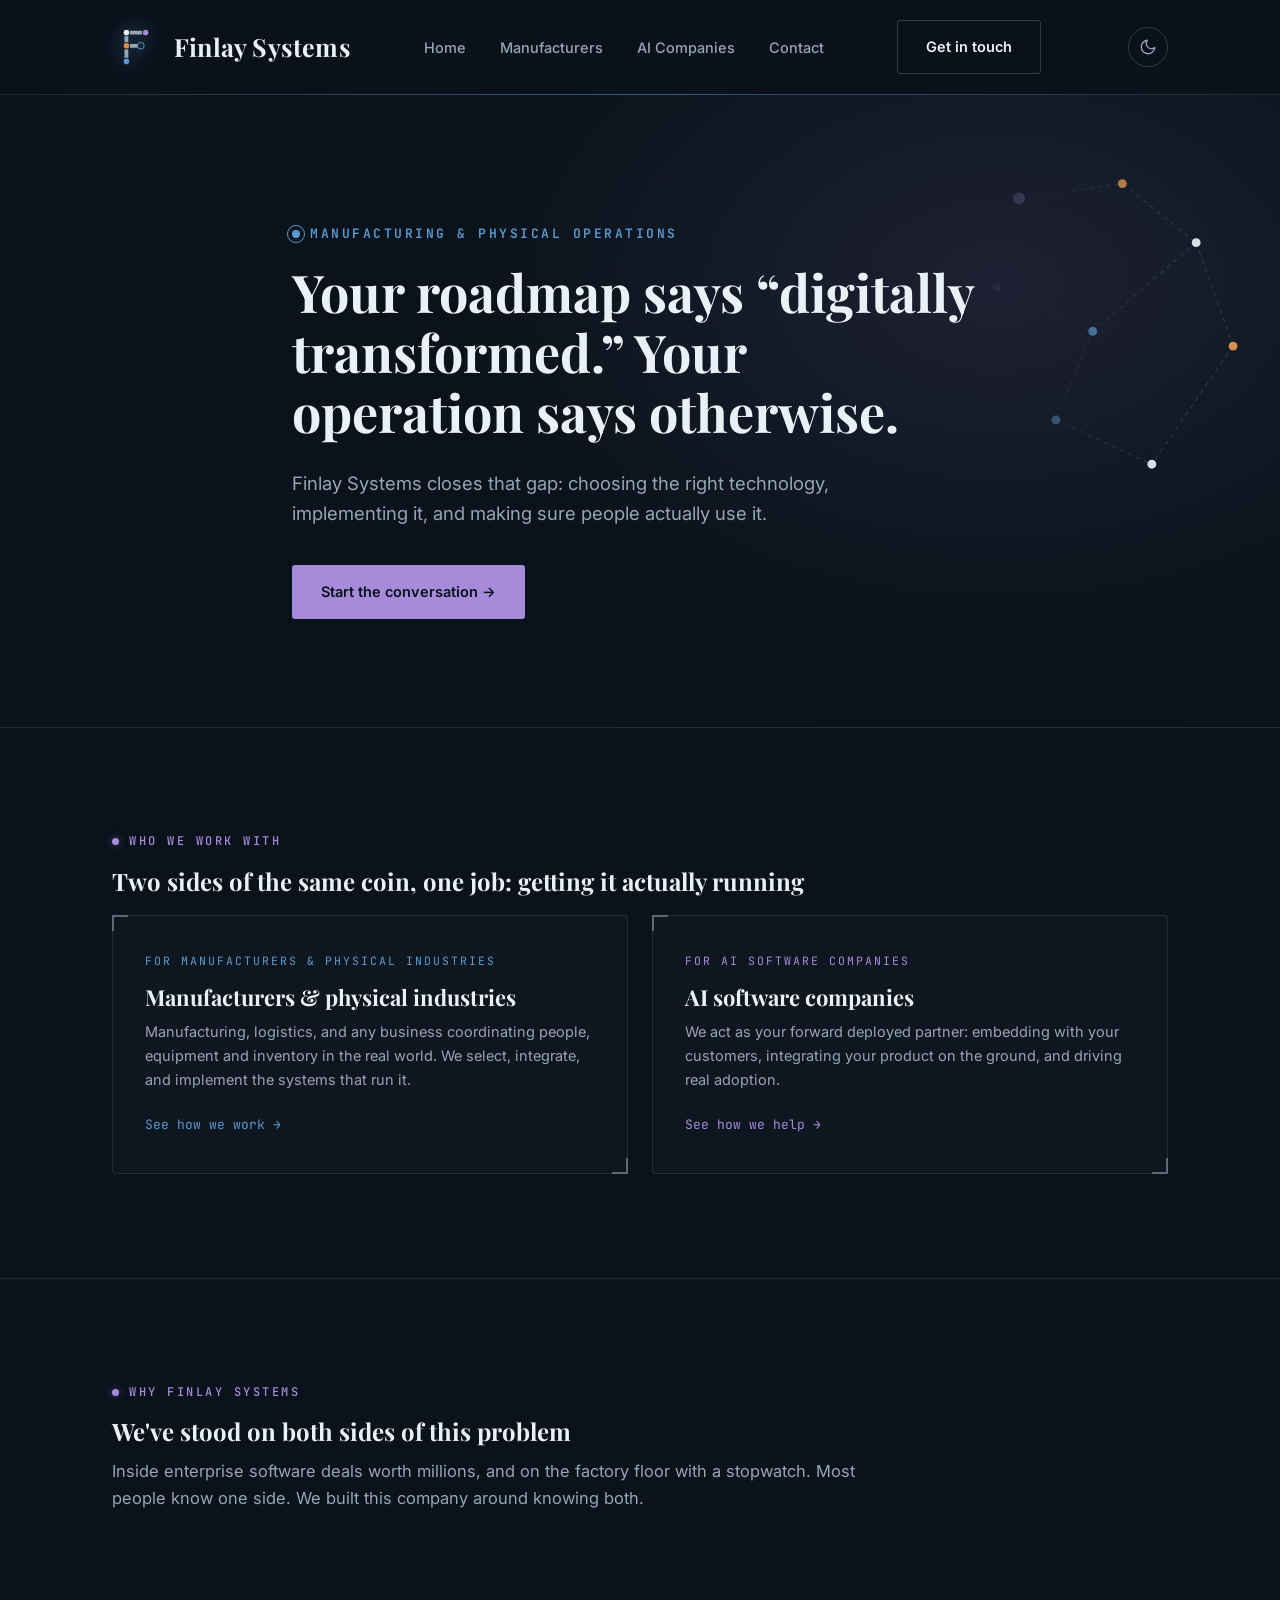
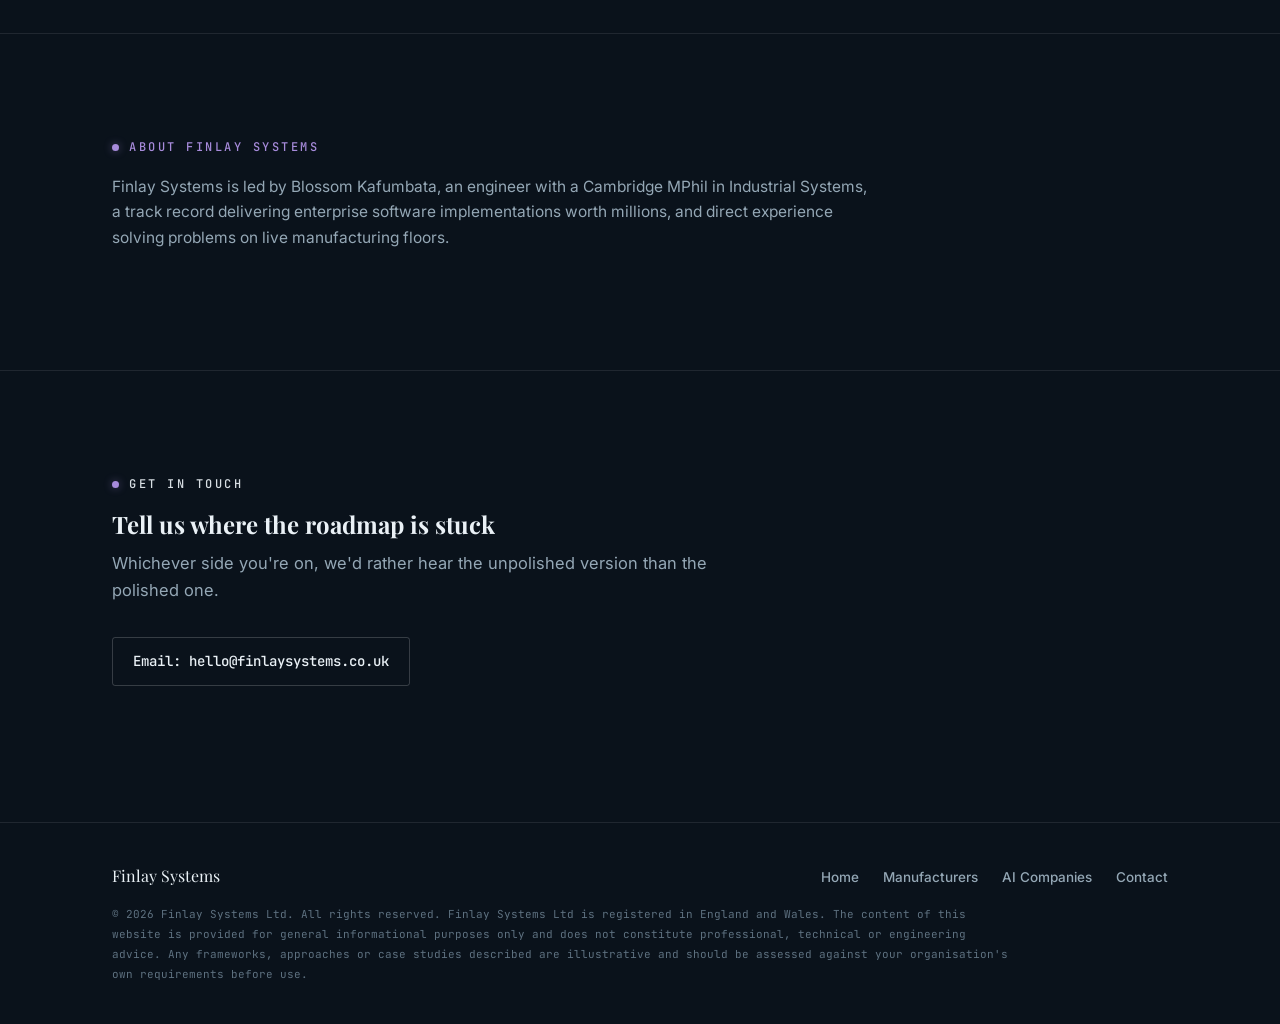
<file: finlay-systems-website-final/index.html>
<!DOCTYPE html>
<html lang="en">
<head>
<meta charset="UTF-8">
<script>(function(){try{var t=localStorage.getItem('finlay-theme');if(t==='light'){document.documentElement.setAttribute('data-theme','light');}}catch(e){}})();</script>
<meta name="viewport" content="width=device-width, initial-scale=1.0">
<title>Finlay Systems: Manufacturing, Physical Operations & AI Deployment</title>
<meta name="description" content="Finlay Systems helps manufacturing and physical operations businesses implement the right systems, and helps AI software companies deploy their product on the ground as their forward deployed partner.">
<link rel="icon" href="favicon.ico" sizes="any">
<link rel="icon" href="assets/logo-icon.svg" type="image/svg+xml">
<link rel="icon" href="assets/favicon-32.png" type="image/png" sizes="32x32">
<link rel="icon" href="assets/favicon-16.png" type="image/png" sizes="16x16">
<link rel="apple-touch-icon" href="assets/apple-touch-icon.png">
<link rel="icon" href="assets/favicon-192.png" type="image/png" sizes="192x192">
<link rel="stylesheet" href="styles.css">
</head>
<body>

<header>
  <div class="nav-wrap">
    <a href="index.html" class="brand">
      <svg viewBox="0 0 200 200" xmlns="http://www.w3.org/2000/svg">
        <g fill="none" stroke="#94A7B5" stroke-width="16" stroke-linecap="round">
          <line x1="60" y1="40" x2="60" y2="160"/>
          <line x1="60" y1="40" x2="140" y2="40"/>
          <line x1="60" y1="95" x2="120" y2="95"/>
        </g>
        <circle cx="60" cy="40" r="14" fill="#EAF1F6" stroke="#0A121B" stroke-width="4"/>
        <circle cx="60" cy="95" r="14" fill="#D68F4E" stroke="#0A121B" stroke-width="4"/>
        <circle cx="60" cy="160" r="14" fill="#5B9BCF" stroke="#0A121B" stroke-width="4"/>
        <circle cx="120" cy="95" r="14" fill="#16232F" stroke="#5B9BCF" stroke-width="4"/>
        <circle cx="140" cy="40" r="14" fill="#A78BDB" stroke="#0A121B" stroke-width="4"/>
      </svg>
      <span class="brand-name">Finlay Systems</span>
    </a>

    <nav class="desktop-nav">
      <ul>
        <li><a href="index.html">Home</a></li>
        <li><a href="manufacturers.html">Manufacturers</a></li>
        <li><a href="ai-companies.html">AI Companies</a></li>
        <li><a href="index.html#contact">Contact</a></li>
      </ul>
    </nav>

    <a href="index.html#contact" class="btn btn-ghost nav-cta">Get in touch</a>

    <div class="nav-right">
      <button class="theme-toggle" aria-label="Toggle light and dark mode">
        <svg class="icon-moon" viewBox="0 0 24 24" fill="none" stroke="currentColor" stroke-width="1.8" stroke-linecap="round" stroke-linejoin="round"><path d="M21 12.8A9 9 0 1 1 11.2 3 7 7 0 0 0 21 12.8Z"/></svg>
        <svg class="icon-sun" viewBox="0 0 24 24" fill="none" stroke="currentColor" stroke-width="1.8" stroke-linecap="round" stroke-linejoin="round"><circle cx="12" cy="12" r="4.5"/><path d="M12 2.5v2M12 19.5v2M4.2 4.2l1.4 1.4M18.4 18.4l1.4 1.4M2.5 12h2M19.5 12h2M4.2 19.8l1.4-1.4M18.4 5.6l1.4-1.4"/></svg>
      </button>

      <button class="menu-toggle" aria-label="Open menu">
        <span></span><span></span><span></span>
      </button>
    </div>
  </div>
  <div class="mobile-nav">
    <a href="index.html">Home</a>
    <a href="manufacturers.html">Manufacturers</a>
    <a href="ai-companies.html">AI Companies</a>
    <a href="index.html#contact">Contact</a>
  </div>
</header>

<!-- ================= HERO ================= -->
<section id="home" class="hero">
  <svg class="hero-net" viewBox="0 0 650 600" xmlns="http://www.w3.org/2000/svg" aria-hidden="true">
    <defs>
      <linearGradient id="netFade" x1="0" y1="0" x2="1" y2="0">
        <stop offset="0%" stop-color="#fff" stop-opacity="0"/>
        <stop offset="40%" stop-color="#fff" stop-opacity="0"/>
        <stop offset="75%" stop-color="#fff" stop-opacity="1"/>
        <stop offset="100%" stop-color="#fff" stop-opacity="1"/>
      </linearGradient>
      <mask id="netFadeMask">
        <rect x="0" y="0" width="650" height="600" fill="url(#netFade)"/>
      </mask>
    </defs>
    <g mask="url(#netFadeMask)">
      <g fill="none" stroke="#2A3B4A" stroke-width="1.5">
        <line class="net-line" x1="190" y1="80" x2="310" y2="140"/>
        <line class="net-line" x1="310" y1="140" x2="280" y2="260"/>
        <line class="net-line" x1="310" y1="140" x2="450" y2="120"/>
        <line class="net-line" x1="450" y1="120" x2="550" y2="200"/>
        <line class="net-line" x1="280" y1="260" x2="410" y2="320"/>
        <line class="net-line" x1="410" y1="320" x2="550" y2="200"/>
        <line class="net-line" x1="410" y1="320" x2="360" y2="440"/>
        <line class="net-line" x1="360" y1="440" x2="490" y2="500"/>
        <line class="net-line" x1="550" y1="200" x2="600" y2="340"/>
        <line class="net-line" x1="600" y1="340" x2="490" y2="500"/>
      </g>
      <g class="net-node" style="color:#5B9BCF;"><circle cx="190" cy="80" r="6" fill="currentColor"/></g>
      <g class="net-node" style="color:#D68F4E;"><circle cx="450" cy="120" r="6" fill="currentColor"/></g>
      <g class="net-node" style="color:#5B9BCF;"><circle cx="280" cy="260" r="6" fill="currentColor"/></g>
      <g class="net-node" style="color:#D7DEE3;"><circle cx="550" cy="200" r="6" fill="currentColor"/></g>
      <g class="net-node" style="color:#5B9BCF;"><circle cx="410" cy="320" r="6" fill="currentColor"/></g>
      <g class="net-node" style="color:#D68F4E;"><circle cx="600" cy="340" r="6" fill="currentColor"/></g>
      <g class="net-node" style="color:#5B9BCF;"><circle cx="360" cy="440" r="6" fill="currentColor"/></g>
      <g class="net-node" style="color:#D7DEE3;"><circle cx="490" cy="500" r="6" fill="currentColor"/></g>
      <g class="net-node" style="color:#A78BDB;"><circle cx="310" cy="140" r="8" fill="currentColor"/></g>
    </g>
  </svg>
  <div class="container">
    <p class="hero-kicker"><span class="pulse-dot"></span>Manufacturing &amp; Physical Operations</p>
    <h1>Your roadmap says &ldquo;digitally transformed.&rdquo; Your operation says otherwise.</h1>
    <p class="lede">Finlay Systems closes that gap: choosing the right technology, implementing it, and making sure people actually use it.</p>
    <div class="hero-actions">
      <a href="index.html#contact" class="btn btn-primary">Start the conversation →</a>
    </div>
  </div>
</section>

<!-- ================= TWO PATHS ================= -->
<section>
  <div class="container">
    <div class="section-head">
      <span class="eyebrow">Who we work with</span>
      <h2>Two sides of the same coin, one job: getting it actually running</h2>
    </div>
    <div class="path-grid">
      <a href="manufacturers.html" class="path-card panel reveal" style="--accent:var(--steel); --accent-glow:var(--steel-glow);">
        <div class="path-eyebrow">For manufacturers &amp; physical industries</div>
        <h3>Manufacturers &amp; physical industries</h3>
        <p>Manufacturing, logistics, and any business coordinating people, equipment and inventory in the real world. We select, integrate, and implement the systems that run it.</p>
        <span class="path-link">See how we work →</span>
      </a>
      <a href="ai-companies.html" class="path-card panel reveal" style="--accent:var(--purple); --accent-glow:var(--purple-glow);">
        <div class="path-eyebrow">For AI software companies</div>
        <h3>AI software companies</h3>
        <p>We act as your forward deployed partner: embedding with your customers, integrating your product on the ground, and driving real adoption.</p>
        <span class="path-link">See how we help →</span>
      </a>
    </div>
  </div>
</section>

<!-- ================= WHY US (short) ================= -->
<section class="why-block">
  <div class="container">
    <div class="text-block">
      <span class="eyebrow">Why Finlay Systems</span>
      <h2>We've stood on both sides of this problem</h2>
      <p>Inside enterprise software deals worth millions, and on the factory floor with a stopwatch. Most people know one side. We built this company around knowing both.</p>
    </div>
  </div>
</section>

<!-- ================= ABOUT (short) ================= -->
<section id="about" class="about-short">
  <div class="container">
    <div class="text-block">
      <span class="eyebrow">About Finlay Systems</span>
      <p>Finlay Systems is led by Blossom Kafumbata, an engineer with a Cambridge MPhil in Industrial Systems, a track record delivering enterprise software implementations worth millions, and direct experience solving problems on live manufacturing floors.</p>
    </div>
  </div>
</section>

<!-- ================= CONTACT ================= -->
<section id="contact" class="contact">
  <div class="container">
    <div class="text-block">
      <span class="eyebrow" style="color:var(--mist);">Get in touch</span>
      <h2>Tell us where the roadmap is stuck</h2>
      <p class="lede">Whichever side you're on, we'd rather hear the unpolished version than the polished one.</p>
      <div class="contact-links">
        <a href="mailto:hello@finlaysystems.co.uk">Email: hello@finlaysystems.co.uk</a>
        <!-- <a href="https://linkedin.com/in/blossom-tariro-kafumbata/" target="_blank" rel="noopener">LinkedIn</a> -->
        <!-- <a href="https://github.com/BlossyK5" target="_blank" rel="noopener">GitHub</a> -->
      </div>
    </div>
  </div>
</section>

<footer>
  <div class="container">
    <div class="foot-top">
      <div class="foot-brand">Finlay Systems</div>
      <nav>
        <ul>
          <li><a href="index.html">Home</a></li>
          <li><a href="manufacturers.html">Manufacturers</a></li>
          <li><a href="ai-companies.html">AI Companies</a></li>
          <li><a href="index.html#contact">Contact</a></li>
        </ul>
      </nav>
    </div>
    <div class="legal">
      © 2026 Finlay Systems Ltd. All rights reserved. Finlay Systems Ltd is registered in England and Wales. The content of this website is provided for general informational purposes only and does not constitute professional, technical or engineering advice. Any frameworks, approaches or case studies described are illustrative and should be assessed against your organisation's own requirements before use.
    </div>
  </div>
</footer>

<script src="script.js"></script>
</body>
</html>
</file>
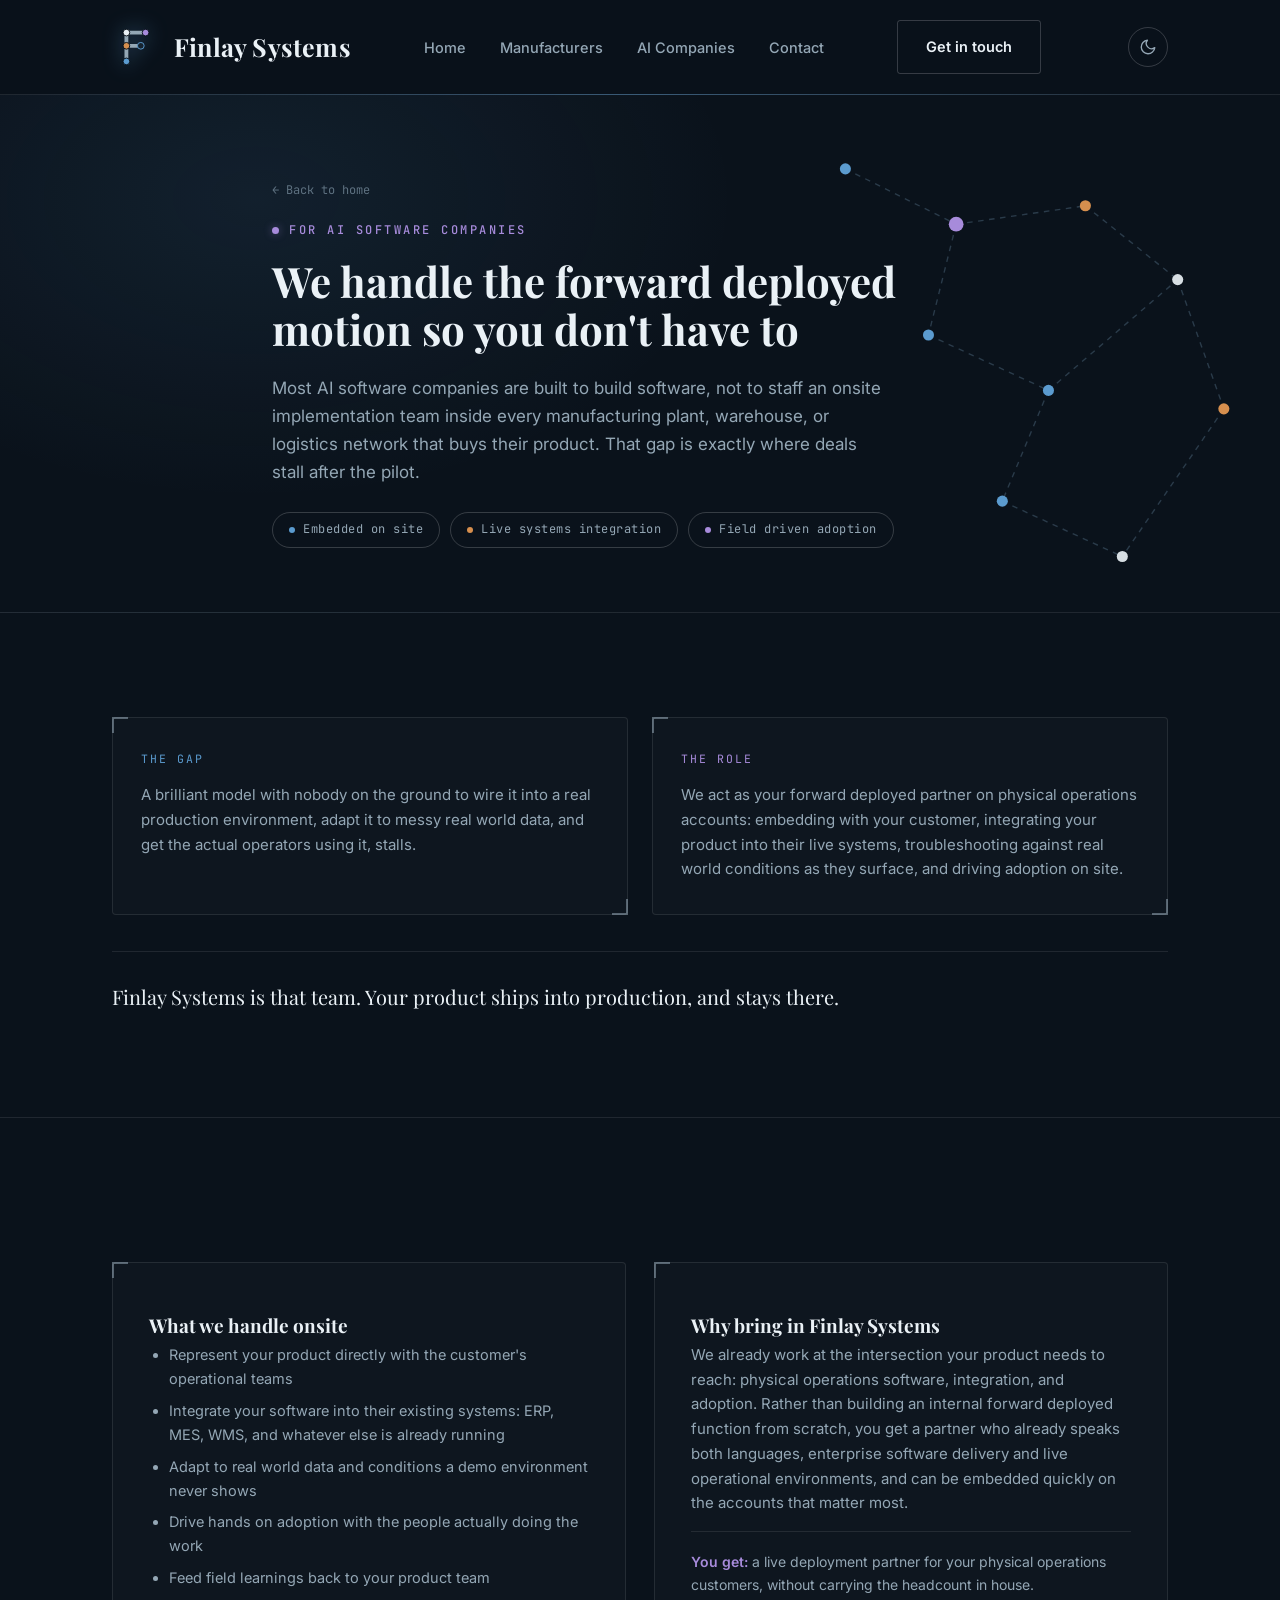
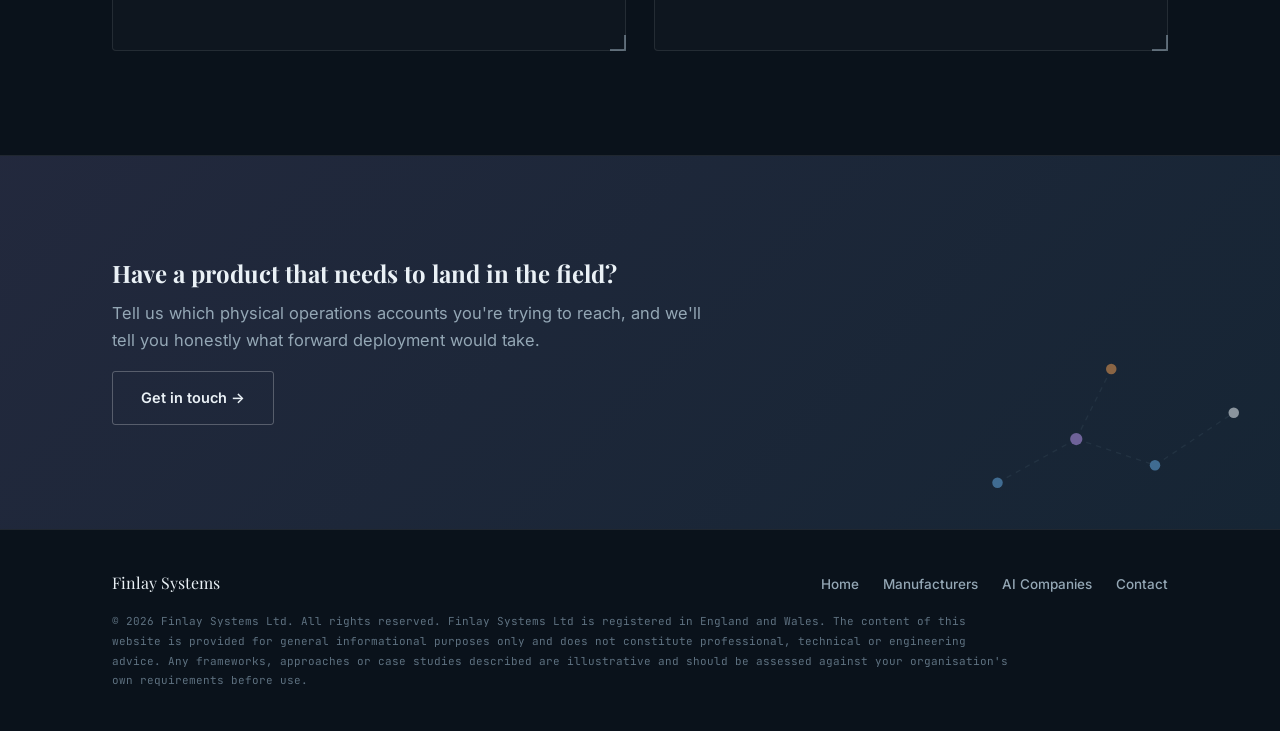
<file: finlay-systems-website-final/ai-companies.html>
<!DOCTYPE html>
<html lang="en">
<head>
<meta charset="UTF-8">
<script>(function(){try{var t=localStorage.getItem('finlay-theme');if(t==='light'){document.documentElement.setAttribute('data-theme','light');}}catch(e){}})();</script>
<meta name="viewport" content="width=device-width, initial-scale=1.0">
<title>Finlay Systems: Forward Deployed Partner for AI Software Companies</title>
<meta name="description" content="Finlay Systems acts as the forward deployed implementation partner for AI software companies, embedding with customers in manufacturing, logistics and physical operations to integrate product and drive adoption on the ground.">
<link rel="icon" href="favicon.ico" sizes="any">
<link rel="icon" href="assets/logo-icon.svg" type="image/svg+xml">
<link rel="icon" href="assets/favicon-32.png" type="image/png" sizes="32x32">
<link rel="icon" href="assets/favicon-16.png" type="image/png" sizes="16x16">
<link rel="apple-touch-icon" href="assets/apple-touch-icon.png">
<link rel="icon" href="assets/favicon-192.png" type="image/png" sizes="192x192">
<link rel="stylesheet" href="styles.css">
</head>
<body>

<header>
  <div class="nav-wrap">
    <a href="index.html" class="brand">
      <svg viewBox="0 0 200 200" xmlns="http://www.w3.org/2000/svg">
        <g fill="none" stroke="#94A7B5" stroke-width="16" stroke-linecap="round">
          <line x1="60" y1="40" x2="60" y2="160"/>
          <line x1="60" y1="40" x2="140" y2="40"/>
          <line x1="60" y1="95" x2="120" y2="95"/>
        </g>
        <circle cx="60" cy="40" r="14" fill="#EAF1F6" stroke="#0A121B" stroke-width="4"/>
        <circle cx="60" cy="95" r="14" fill="#D68F4E" stroke="#0A121B" stroke-width="4"/>
        <circle cx="60" cy="160" r="14" fill="#5B9BCF" stroke="#0A121B" stroke-width="4"/>
        <circle cx="120" cy="95" r="14" fill="#16232F" stroke="#5B9BCF" stroke-width="4"/>
        <circle cx="140" cy="40" r="14" fill="#A78BDB" stroke="#0A121B" stroke-width="4"/>
      </svg>
      <span class="brand-name">Finlay Systems</span>
    </a>

    <nav class="desktop-nav">
      <ul>
        <li><a href="index.html">Home</a></li>
        <li><a href="manufacturers.html">Manufacturers</a></li>
        <li><a href="ai-companies.html">AI Companies</a></li>
        <li><a href="index.html#contact">Contact</a></li>
      </ul>
    </nav>

    <a href="index.html#contact" class="btn btn-ghost nav-cta">Get in touch</a>

    <div class="nav-right">
      <button class="theme-toggle" aria-label="Toggle light and dark mode">
        <svg class="icon-moon" viewBox="0 0 24 24" fill="none" stroke="currentColor" stroke-width="1.8" stroke-linecap="round" stroke-linejoin="round"><path d="M21 12.8A9 9 0 1 1 11.2 3 7 7 0 0 0 21 12.8Z"/></svg>
        <svg class="icon-sun" viewBox="0 0 24 24" fill="none" stroke="currentColor" stroke-width="1.8" stroke-linecap="round" stroke-linejoin="round"><circle cx="12" cy="12" r="4.5"/><path d="M12 2.5v2M12 19.5v2M4.2 4.2l1.4 1.4M18.4 18.4l1.4 1.4M2.5 12h2M19.5 12h2M4.2 19.8l1.4-1.4M18.4 5.6l1.4-1.4"/></svg>
      </button>

      <button class="menu-toggle" aria-label="Open menu">
        <span></span><span></span><span></span>
      </button>
    </div>
  </div>
  <div class="mobile-nav">
    <a href="index.html">Home</a>
    <a href="manufacturers.html">Manufacturers</a>
    <a href="ai-companies.html">AI Companies</a>
    <a href="index.html#contact">Contact</a>
  </div>
</header>

<!-- ================= PAGE HERO ================= -->
<section class="page-hero">
  <svg class="hero-net" viewBox="0 0 520 600" xmlns="http://www.w3.org/2000/svg" aria-hidden="true">
    <g fill="none" stroke="#2A3B4A" stroke-width="1.5">
      <line class="net-line" x1="60" y1="80" x2="180" y2="140"/>
      <line class="net-line" x1="180" y1="140" x2="150" y2="260"/>
      <line class="net-line" x1="180" y1="140" x2="320" y2="120"/>
      <line class="net-line" x1="320" y1="120" x2="420" y2="200"/>
      <line class="net-line" x1="150" y1="260" x2="280" y2="320"/>
      <line class="net-line" x1="280" y1="320" x2="420" y2="200"/>
      <line class="net-line" x1="280" y1="320" x2="230" y2="440"/>
      <line class="net-line" x1="230" y1="440" x2="360" y2="500"/>
      <line class="net-line" x1="420" y1="200" x2="470" y2="340"/>
      <line class="net-line" x1="470" y1="340" x2="360" y2="500"/>
    </g>
    <g class="net-node" style="color:#5B9BCF;"><circle cx="60" cy="80" r="6" fill="currentColor"/></g>
    <g class="net-node" style="color:#D68F4E;"><circle cx="320" cy="120" r="6" fill="currentColor"/></g>
    <g class="net-node" style="color:#5B9BCF;"><circle cx="150" cy="260" r="6" fill="currentColor"/></g>
    <g class="net-node" style="color:#D7DEE3;"><circle cx="420" cy="200" r="6" fill="currentColor"/></g>
    <g class="net-node" style="color:#5B9BCF;"><circle cx="280" cy="320" r="6" fill="currentColor"/></g>
    <g class="net-node" style="color:#D68F4E;"><circle cx="470" cy="340" r="6" fill="currentColor"/></g>
    <g class="net-node" style="color:#5B9BCF;"><circle cx="230" cy="440" r="6" fill="currentColor"/></g>
    <g class="net-node" style="color:#D7DEE3;"><circle cx="360" cy="500" r="6" fill="currentColor"/></g>
    <g class="net-node" style="color:#A78BDB;"><circle cx="180" cy="140" r="8" fill="currentColor"/></g>
  </svg>
  <div class="container">
    <a href="index.html" class="breadcrumb">← Back to home</a>
    <span class="eyebrow">For AI software companies</span>
    <h1>We handle the forward deployed motion so you don't have to</h1>
    <p class="lede">Most AI software companies are built to build software, not to staff an onsite implementation team inside every manufacturing plant, warehouse, or logistics network that buys their product. That gap is exactly where deals stall after the pilot.</p>
    <div class="stat-chips">
      <span style="--chip-color:var(--steel);">Embedded on site</span>
      <span style="--chip-color:var(--copper);">Live systems integration</span>
      <span style="--chip-color:var(--purple);">Field driven adoption</span>
    </div>
  </div>
</section>

<!-- ================= THE ROLE ================= -->
<section>
  <div class="container">
    <div class="role-grid">
      <div class="panel reveal" style="--accent:var(--steel); --accent-glow:var(--steel-glow);">
        <div class="role-label">The gap</div>
        <p>A brilliant model with nobody on the ground to wire it into a real production environment, adapt it to messy real world data, and get the actual operators using it, stalls.</p>
      </div>
      <div class="panel reveal" style="--accent:var(--purple); --accent-glow:var(--purple-glow);">
        <div class="role-label">The role</div>
        <p>We act as your forward deployed partner on physical operations accounts: embedding with your customer, integrating your product into their live systems, troubleshooting against real world conditions as they surface, and driving adoption on site.</p>
      </div>
    </div>
    <p class="section-punch">Finlay Systems is that team. Your product ships into production, and stays there.</p>
  </div>
</section>

<!-- ================= WHAT WE HANDLE ================= -->
<section class="industries">
  <div class="container">
    <div class="pillars">
      <div class="pillar panel reveal" style="--accent:var(--steel); --accent-glow:var(--steel-glow);">
        <h3 style="font-size:19px;">What we handle onsite</h3>
        <ul>
          <li>Represent your product directly with the customer's operational teams</li>
          <li>Integrate your software into their existing systems: ERP, MES, WMS, and whatever else is already running</li>
          <li>Adapt to real world data and conditions a demo environment never shows</li>
          <li>Drive hands on adoption with the people actually doing the work</li>
          <li>Feed field learnings back to your product team</li>
        </ul>
      </div>
      <div class="pillar panel reveal" style="--accent:var(--purple); --accent-glow:var(--purple-glow);">
        <h3 style="font-size:19px;">Why bring in Finlay Systems</h3>
        <p style="color:var(--text-secondary); font-size:15px;">We already work at the intersection your product needs to reach: physical operations software, integration, and adoption. Rather than building an internal forward deployed function from scratch, you get a partner who already speaks both languages, enterprise software delivery and live operational environments, and can be embedded quickly on the accounts that matter most.</p>
        <div class="outcome"><b>You get:</b> a live deployment partner for your physical operations customers, without carrying the headcount in house.</div>
      </div>
    </div>
  </div>
</section>

<!-- ================= CTA BAND ================= -->
<section class="cta-band">
  <svg class="bottom-net" viewBox="0 0 320 200" xmlns="http://www.w3.org/2000/svg" aria-hidden="true">
    <g fill="none" stroke="#2A3B4A" stroke-width="1.5">
      <line class="net-line" x1="20" y1="170" x2="110" y2="120"/>
      <line class="net-line" x1="110" y1="120" x2="200" y2="150"/>
      <line class="net-line" x1="110" y1="120" x2="150" y2="40"/>
      <line class="net-line" x1="200" y1="150" x2="290" y2="90"/>
    </g>
    <g class="net-node" style="color:#5B9BCF;"><circle cx="20" cy="170" r="6" fill="currentColor"/></g>
    <g class="net-node" style="color:#A78BDB;"><circle cx="110" cy="120" r="7" fill="currentColor"/></g>
    <g class="net-node" style="color:#D68F4E;"><circle cx="150" cy="40" r="6" fill="currentColor"/></g>
    <g class="net-node" style="color:#5B9BCF;"><circle cx="200" cy="150" r="6" fill="currentColor"/></g>
    <g class="net-node" style="color:#D7DEE3;"><circle cx="290" cy="90" r="6" fill="currentColor"/></g>
  </svg>
  <div class="container">
    <h2>Have a product that needs to land in the field?</h2>
    <p>Tell us which physical operations accounts you're trying to reach, and we'll tell you honestly what forward deployment would take.</p>
    <a href="index.html#contact" class="btn btn-ghost-light">Get in touch →</a>
  </div>
</section>

<footer>
  <div class="container">
    <div class="foot-top">
      <div class="foot-brand">Finlay Systems</div>
      <nav>
        <ul>
          <li><a href="index.html">Home</a></li>
          <li><a href="manufacturers.html">Manufacturers</a></li>
          <li><a href="ai-companies.html">AI Companies</a></li>
          <li><a href="index.html#contact">Contact</a></li>
        </ul>
      </nav>
    </div>
    <div class="legal">
      © 2026 Finlay Systems Ltd. All rights reserved. Finlay Systems Ltd is registered in England and Wales. The content of this website is provided for general informational purposes only and does not constitute professional, technical or engineering advice. Any frameworks, approaches or case studies described are illustrative and should be assessed against your organisation's own requirements before use.
    </div>
  </div>
</footer>

<script src="script.js"></script>
</body>
</html>
</file>
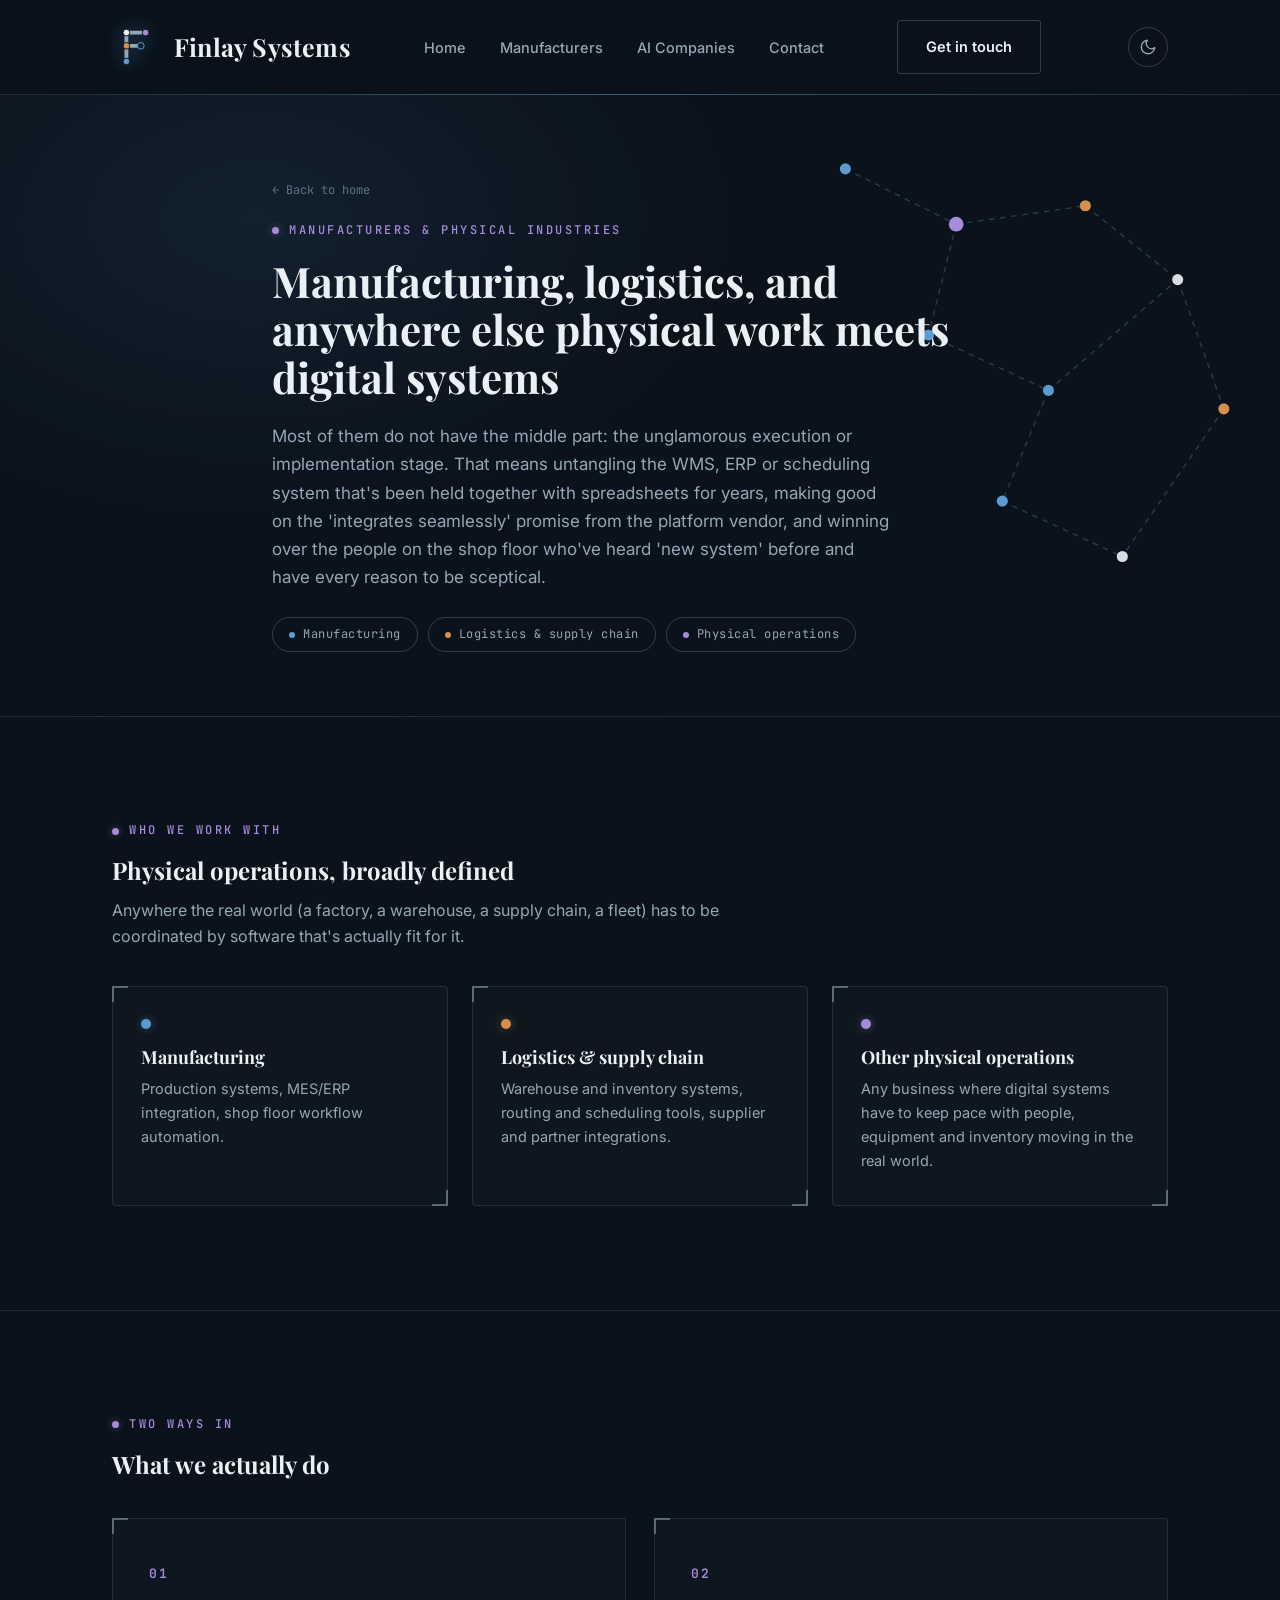
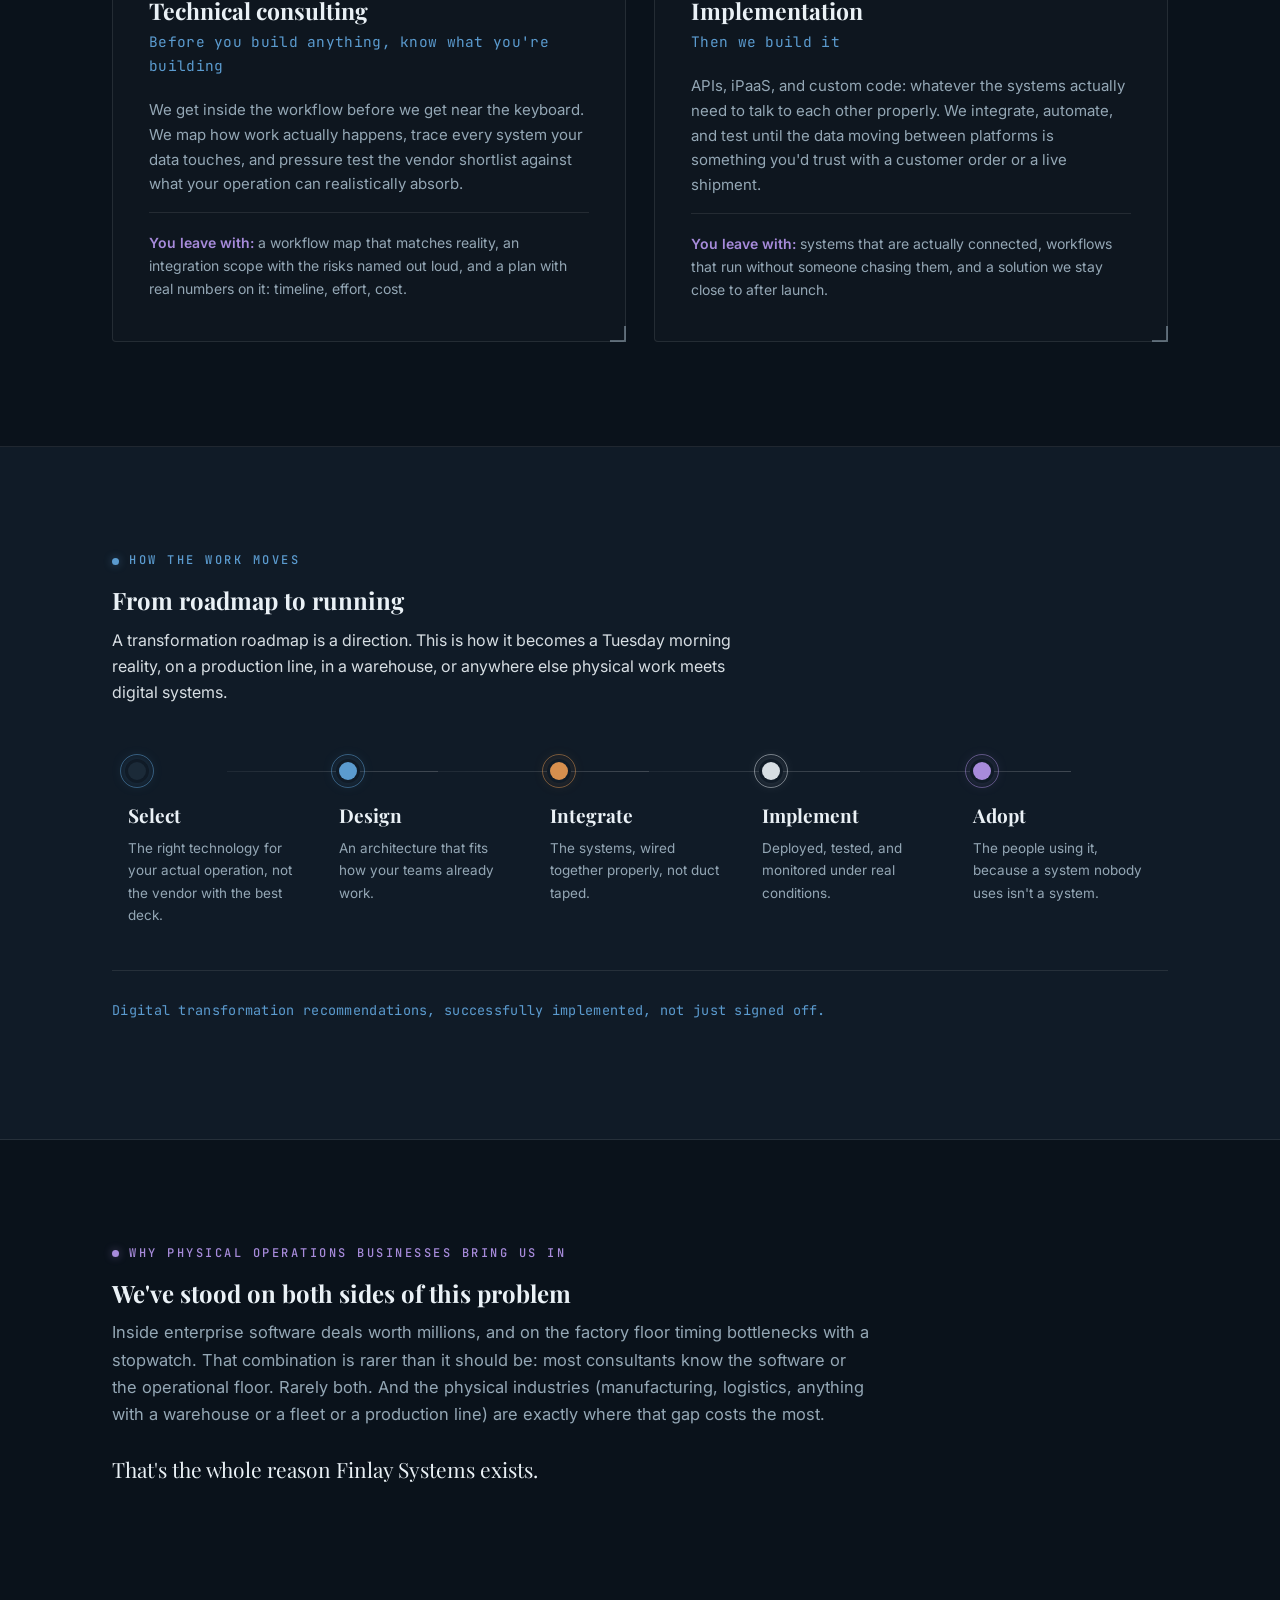
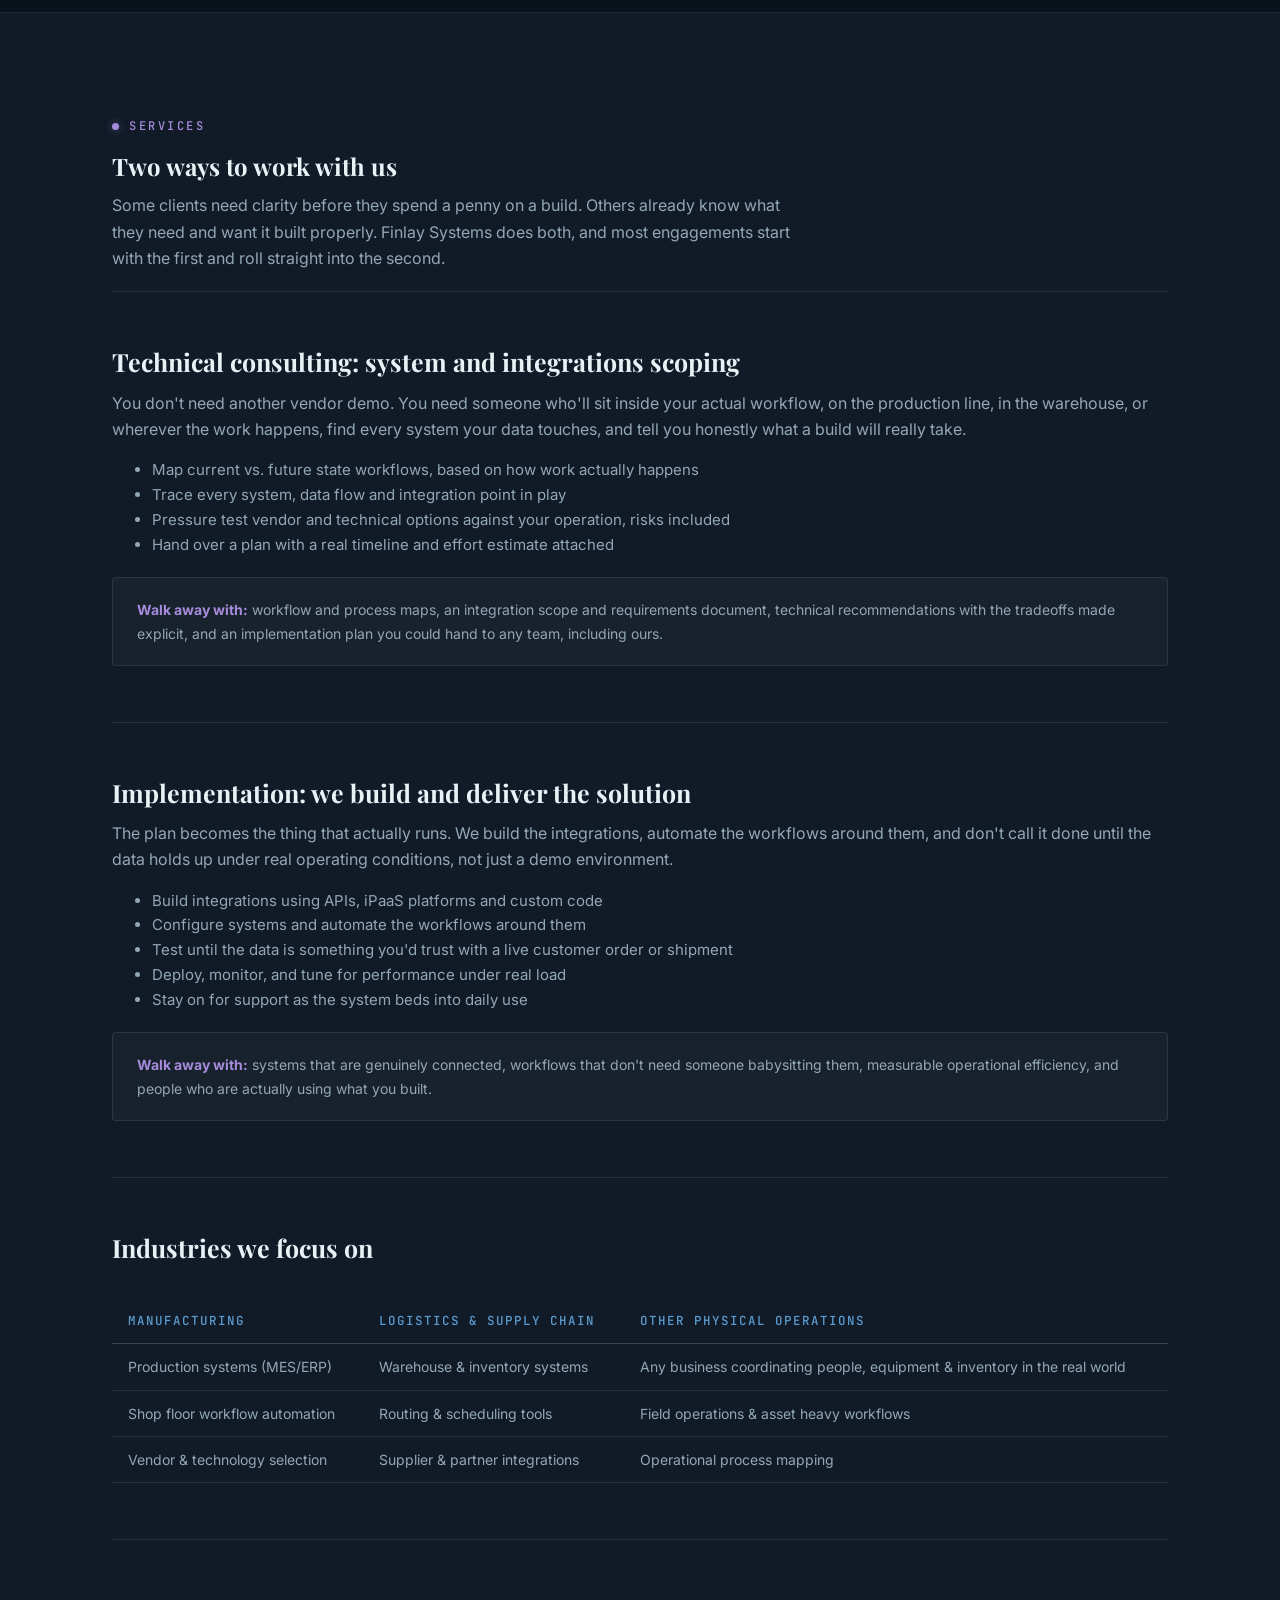
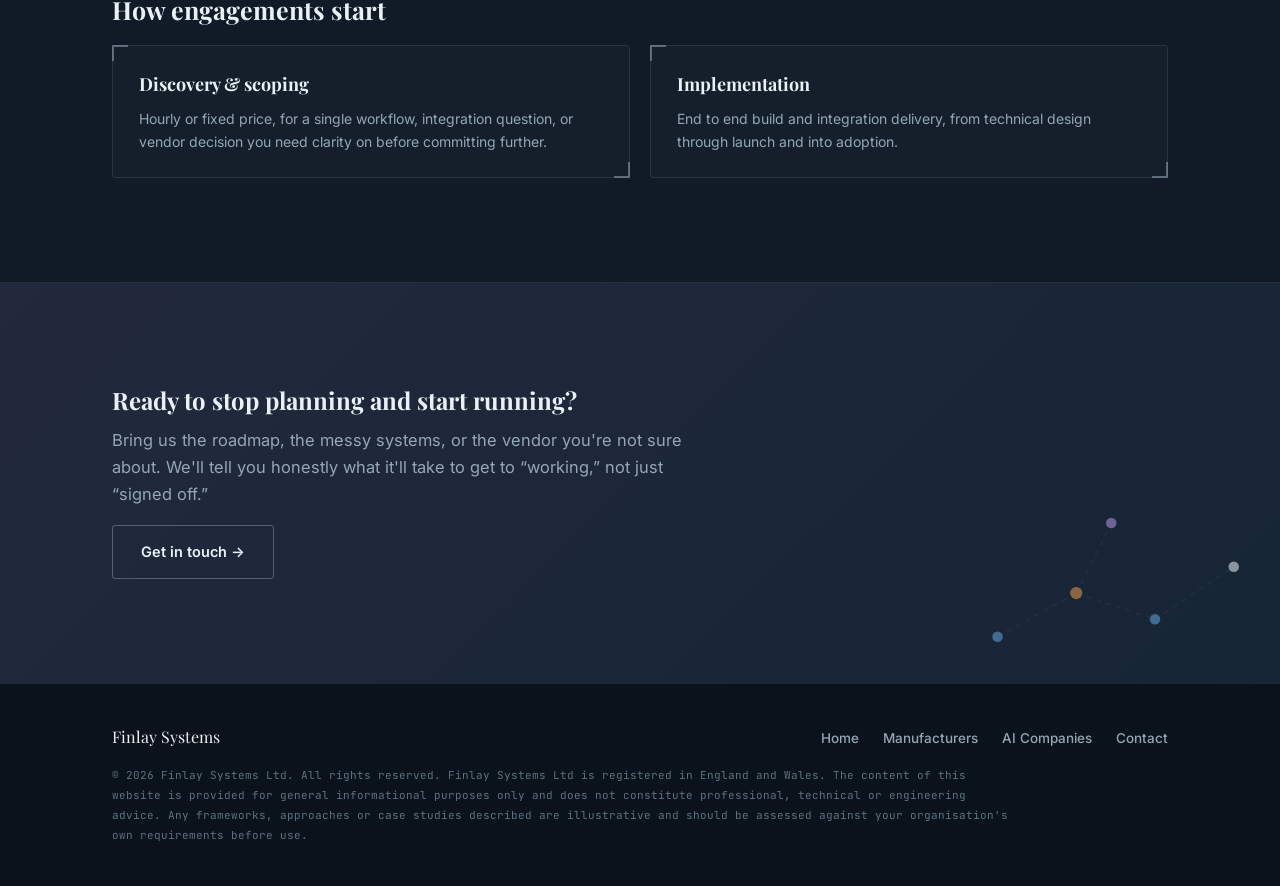
<file: finlay-systems-website-final/manufacturers.html>
<!DOCTYPE html>
<html lang="en">
<head>
<meta charset="UTF-8">
<script>(function(){try{var t=localStorage.getItem('finlay-theme');if(t==='light'){document.documentElement.setAttribute('data-theme','light');}}catch(e){}})();</script>
<meta name="viewport" content="width=device-width, initial-scale=1.0">
<title>Finlay Systems: Manufacturers &amp; Physical Industries</title>
<meta name="description" content="Finlay Systems helps manufacturing, logistics and physical operations businesses select the right technology, integrate it into live operations, and get people using it.">
<link rel="icon" href="favicon.ico" sizes="any">
<link rel="icon" href="assets/logo-icon.svg" type="image/svg+xml">
<link rel="icon" href="assets/favicon-32.png" type="image/png" sizes="32x32">
<link rel="icon" href="assets/favicon-16.png" type="image/png" sizes="16x16">
<link rel="apple-touch-icon" href="assets/apple-touch-icon.png">
<link rel="icon" href="assets/favicon-192.png" type="image/png" sizes="192x192">
<link rel="stylesheet" href="styles.css">
</head>
<body>

<header>
  <div class="nav-wrap">
    <a href="index.html" class="brand">
      <svg viewBox="0 0 200 200" xmlns="http://www.w3.org/2000/svg">
        <g fill="none" stroke="#94A7B5" stroke-width="16" stroke-linecap="round">
          <line x1="60" y1="40" x2="60" y2="160"/>
          <line x1="60" y1="40" x2="140" y2="40"/>
          <line x1="60" y1="95" x2="120" y2="95"/>
        </g>
        <circle cx="60" cy="40" r="14" fill="#EAF1F6" stroke="#0A121B" stroke-width="4"/>
        <circle cx="60" cy="95" r="14" fill="#D68F4E" stroke="#0A121B" stroke-width="4"/>
        <circle cx="60" cy="160" r="14" fill="#5B9BCF" stroke="#0A121B" stroke-width="4"/>
        <circle cx="120" cy="95" r="14" fill="#16232F" stroke="#5B9BCF" stroke-width="4"/>
        <circle cx="140" cy="40" r="14" fill="#A78BDB" stroke="#0A121B" stroke-width="4"/>
      </svg>
      <span class="brand-name">Finlay Systems</span>
    </a>

    <nav class="desktop-nav">
      <ul>
        <li><a href="index.html">Home</a></li>
        <li><a href="manufacturers.html">Manufacturers</a></li>
        <li><a href="ai-companies.html">AI Companies</a></li>
        <li><a href="index.html#contact">Contact</a></li>
      </ul>
    </nav>

    <a href="index.html#contact" class="btn btn-ghost nav-cta">Get in touch</a>

    <div class="nav-right">
      <button class="theme-toggle" aria-label="Toggle light and dark mode">
        <svg class="icon-moon" viewBox="0 0 24 24" fill="none" stroke="currentColor" stroke-width="1.8" stroke-linecap="round" stroke-linejoin="round"><path d="M21 12.8A9 9 0 1 1 11.2 3 7 7 0 0 0 21 12.8Z"/></svg>
        <svg class="icon-sun" viewBox="0 0 24 24" fill="none" stroke="currentColor" stroke-width="1.8" stroke-linecap="round" stroke-linejoin="round"><circle cx="12" cy="12" r="4.5"/><path d="M12 2.5v2M12 19.5v2M4.2 4.2l1.4 1.4M18.4 18.4l1.4 1.4M2.5 12h2M19.5 12h2M4.2 19.8l1.4-1.4M18.4 5.6l1.4-1.4"/></svg>
      </button>

      <button class="menu-toggle" aria-label="Open menu">
        <span></span><span></span><span></span>
      </button>
    </div>
  </div>
  <div class="mobile-nav">
    <a href="index.html">Home</a>
    <a href="manufacturers.html">Manufacturers</a>
    <a href="ai-companies.html">AI Companies</a>
    <a href="index.html#contact">Contact</a>
  </div>
</header>

<!-- ================= PAGE HERO ================= -->
<section class="page-hero">
  <svg class="hero-net" viewBox="0 0 520 600" xmlns="http://www.w3.org/2000/svg" aria-hidden="true">
    <g fill="none" stroke="#2A3B4A" stroke-width="1.5">
      <line class="net-line" x1="60" y1="80" x2="180" y2="140"/>
      <line class="net-line" x1="180" y1="140" x2="150" y2="260"/>
      <line class="net-line" x1="180" y1="140" x2="320" y2="120"/>
      <line class="net-line" x1="320" y1="120" x2="420" y2="200"/>
      <line class="net-line" x1="150" y1="260" x2="280" y2="320"/>
      <line class="net-line" x1="280" y1="320" x2="420" y2="200"/>
      <line class="net-line" x1="280" y1="320" x2="230" y2="440"/>
      <line class="net-line" x1="230" y1="440" x2="360" y2="500"/>
      <line class="net-line" x1="420" y1="200" x2="470" y2="340"/>
      <line class="net-line" x1="470" y1="340" x2="360" y2="500"/>
    </g>
    <g class="net-node" style="color:#5B9BCF;"><circle cx="60" cy="80" r="6" fill="currentColor"/></g>
    <g class="net-node" style="color:#D68F4E;"><circle cx="320" cy="120" r="6" fill="currentColor"/></g>
    <g class="net-node" style="color:#5B9BCF;"><circle cx="150" cy="260" r="6" fill="currentColor"/></g>
    <g class="net-node" style="color:#D7DEE3;"><circle cx="420" cy="200" r="6" fill="currentColor"/></g>
    <g class="net-node" style="color:#5B9BCF;"><circle cx="280" cy="320" r="6" fill="currentColor"/></g>
    <g class="net-node" style="color:#D68F4E;"><circle cx="470" cy="340" r="6" fill="currentColor"/></g>
    <g class="net-node" style="color:#5B9BCF;"><circle cx="230" cy="440" r="6" fill="currentColor"/></g>
    <g class="net-node" style="color:#D7DEE3;"><circle cx="360" cy="500" r="6" fill="currentColor"/></g>
    <g class="net-node" style="color:#A78BDB;"><circle cx="180" cy="140" r="8" fill="currentColor"/></g>
  </svg>
  <div class="container">
    <a href="index.html" class="breadcrumb">← Back to home</a>
    <span class="eyebrow">Manufacturers &amp; physical industries</span>
    <h1>Manufacturing, logistics, and anywhere else physical work meets digital systems</h1>
    <p class="lede">Most of them do not have the middle part: the unglamorous execution or implementation stage. That means untangling the WMS, ERP or scheduling system that's been held together with spreadsheets for years, making good on the 'integrates seamlessly' promise from the platform vendor, and winning over the people on the shop floor who've heard 'new system' before and have every reason to be sceptical.</p>
    <div class="stat-chips">
      <span style="--chip-color:var(--steel);">Manufacturing</span>
      <span style="--chip-color:var(--copper);">Logistics &amp; supply chain</span>
      <span style="--chip-color:var(--purple);">Physical operations</span>
    </div>
  </div>
</section>

<!-- ================= WHO WE WORK WITH ================= -->
<section class="industries">
  <div class="container">
    <div class="section-head">
      <span class="eyebrow">Who we work with</span>
      <h2>Physical operations, broadly defined</h2>
      <p style="color:var(--text-secondary);">Anywhere the real world (a factory, a warehouse, a supply chain, a fleet) has to be coordinated by software that's actually fit for it.</p>
    </div>
    <div class="industry-grid">
      <div class="industry-card panel reveal" style="--accent:var(--steel); --accent-glow:var(--steel-glow);">
        <div class="dot" style="background:var(--steel);"></div>
        <h3>Manufacturing</h3>
        <p>Production systems, MES/ERP integration, shop floor workflow automation.</p>
      </div>
      <div class="industry-card panel reveal" style="--accent:var(--copper); --accent-glow:var(--copper-glow);">
        <div class="dot" style="background:var(--copper);"></div>
        <h3>Logistics &amp; supply chain</h3>
        <p>Warehouse and inventory systems, routing and scheduling tools, supplier and partner integrations.</p>
      </div>
      <div class="industry-card panel reveal" style="--accent:var(--purple); --accent-glow:var(--purple-glow);">
        <div class="dot" style="background:var(--purple);"></div>
        <h3>Other physical operations</h3>
        <p>Any business where digital systems have to keep pace with people, equipment and inventory moving in the real world.</p>
      </div>
    </div>
  </div>
</section>

<!-- ================= WHAT WE DO ================= -->
<section>
  <div class="container">
    <div class="section-head">
      <span class="eyebrow">Two ways in</span>
      <h2>What we actually do</h2>
    </div>
    <div class="pillars">
      <div class="pillar panel reveal" style="--accent:var(--steel); --accent-glow:var(--steel-glow);">
        <span class="pillar-num">01</span>
        <h3>Technical consulting</h3>
        <p class="tag">Before you build anything, know what you're building</p>
        <p style="color:var(--text-secondary); font-size:15px;">We get inside the workflow before we get near the keyboard. We map how work actually happens, trace every system your data touches, and pressure test the vendor shortlist against what your operation can realistically absorb.</p>
        <div class="outcome"><b>You leave with:</b> a workflow map that matches reality, an integration scope with the risks named out loud, and a plan with real numbers on it: timeline, effort, cost.</div>
      </div>
      <div class="pillar panel reveal" style="--accent:var(--purple); --accent-glow:var(--purple-glow);">
        <span class="pillar-num">02</span>
        <h3>Implementation</h3>
        <p class="tag">Then we build it</p>
        <p style="color:var(--text-secondary); font-size:15px;">APIs, iPaaS, and custom code: whatever the systems actually need to talk to each other properly. We integrate, automate, and test until the data moving between platforms is something you'd trust with a customer order or a live shipment.</p>
        <div class="outcome"><b>You leave with:</b> systems that are actually connected, workflows that run without someone chasing them, and a solution we stay close to after launch.</div>
      </div>
    </div>
  </div>
</section>

<!-- ================= FRAMEWORK ================= -->
<section class="framework">
  <div class="container">
    <span class="eyebrow">How the work moves</span>
    <h2>From roadmap to running</h2>
    <p style="color:var(--mist); max-width:640px;">A transformation roadmap is a direction. This is how it becomes a Tuesday morning reality, on a production line, in a warehouse, or anywhere else physical work meets digital systems.</p>

    <div class="steps">
      <div class="step reveal">
        <div class="node" style="background:#1B2A38; --node-color:#5B9BCF; --node-glow:var(--steel-glow);"></div>
        <p class="word">Select</p>
        <p>The right technology for your actual operation, not the vendor with the best deck.</p>
      </div>
      <div class="step reveal">
        <div class="line"></div>
        <div class="node" style="background:#5B9BCF; --node-color:#5B9BCF; --node-glow:var(--steel-glow);"></div>
        <p class="word">Design</p>
        <p>An architecture that fits how your teams already work.</p>
      </div>
      <div class="step reveal">
        <div class="line"></div>
        <div class="node" style="background:#D68F4E; --node-color:#D68F4E; --node-glow:var(--copper-glow);"></div>
        <p class="word">Integrate</p>
        <p>The systems, wired together properly, not duct taped.</p>
      </div>
      <div class="step reveal">
        <div class="line"></div>
        <div class="node" style="background:#D7DEE3; --node-color:#D7DEE3; --node-glow:rgba(215,222,227,.4);"></div>
        <p class="word">Implement</p>
        <p>Deployed, tested, and monitored under real conditions.</p>
      </div>
      <div class="step reveal">
        <div class="line"></div>
        <div class="node" style="background:#A78BDB; --node-color:#A78BDB; --node-glow:var(--purple-glow);"></div>
        <p class="word">Adopt</p>
        <p>The people using it, because a system nobody uses isn't a system.</p>
      </div>
    </div>

    <p class="closing-line">Digital transformation recommendations, successfully implemented, not just signed off.</p>
  </div>
</section>

<!-- ================= WHY US ================= -->
<section class="why-block">
  <div class="container">
    <div class="text-block">
      <span class="eyebrow">Why physical operations businesses bring us in</span>
      <h2>We've stood on both sides of this problem</h2>
      <p>Inside enterprise software deals worth millions, and on the factory floor timing bottlenecks with a stopwatch. That combination is rarer than it should be: most consultants know the software or the operational floor. Rarely both. And the physical industries (manufacturing, logistics, anything with a warehouse or a fleet or a production line) are exactly where that gap costs the most.</p>
      <p class="punch">That's the whole reason Finlay Systems exists.</p>
    </div>
  </div>
</section>

<!-- ================= SERVICES ================= -->
<section id="services" class="services-section">
  <div class="container">
    <div class="section-head">
      <span class="eyebrow">Services</span>
      <h2>Two ways to work with us</h2>
      <p style="color:var(--slate);">Some clients need clarity before they spend a penny on a build. Others already know what they need and want it built properly. Finlay Systems does both, and most engagements start with the first and roll straight into the second.</p>
    </div>

    <div class="service-block">
      <h3>Technical consulting: system and integrations scoping</h3>
      <p style="color:var(--slate);">You don't need another vendor demo. You need someone who'll sit inside your actual workflow, on the production line, in the warehouse, or wherever the work happens, find every system your data touches, and tell you honestly what a build will really take.</p>
      <ul style="color:var(--slate); font-size:15px;">
        <li>Map current vs. future state workflows, based on how work actually happens</li>
        <li>Trace every system, data flow and integration point in play</li>
        <li>Pressure test vendor and technical options against your operation, risks included</li>
        <li>Hand over a plan with a real timeline and effort estimate attached</li>
      </ul>
      <div class="walk-away"><b>Walk away with:</b> workflow and process maps, an integration scope and requirements document, technical recommendations with the tradeoffs made explicit, and an implementation plan you could hand to any team, including ours.</div>
    </div>

    <div class="service-block mt-lg">
      <h3>Implementation: we build and deliver the solution</h3>
      <p style="color:var(--slate);">The plan becomes the thing that actually runs. We build the integrations, automate the workflows around them, and don't call it done until the data holds up under real operating conditions, not just a demo environment.</p>
      <ul style="color:var(--slate); font-size:15px;">
        <li>Build integrations using APIs, iPaaS platforms and custom code</li>
        <li>Configure systems and automate the workflows around them</li>
        <li>Test until the data is something you'd trust with a live customer order or shipment</li>
        <li>Deploy, monitor, and tune for performance under real load</li>
        <li>Stay on for support as the system beds into daily use</li>
      </ul>
      <div class="walk-away"><b>Walk away with:</b> systems that are genuinely connected, workflows that don't need someone babysitting them, measurable operational efficiency, and people who are actually using what you built.</div>
    </div>

    <div class="service-block mt-lg">
      <h3>Industries we focus on</h3>
      <div class="table-scroll">
      <table class="industry-table">
        <tr>
          <th>Manufacturing</th>
          <th>Logistics &amp; supply chain</th>
          <th>Other physical operations</th>
        </tr>
        <tr>
          <td>Production systems (MES/ERP)</td>
          <td>Warehouse &amp; inventory systems</td>
          <td>Any business coordinating people, equipment &amp; inventory in the real world</td>
        </tr>
        <tr>
          <td>Shop floor workflow automation</td>
          <td>Routing &amp; scheduling tools</td>
          <td>Field operations &amp; asset heavy workflows</td>
        </tr>
        <tr>
          <td>Vendor &amp; technology selection</td>
          <td>Supplier &amp; partner integrations</td>
          <td>Operational process mapping</td>
        </tr>
      </table>
      </div>
    </div>

    <div class="service-block mt-lg">
      <h3>How engagements start</h3>
      <div class="engagement-grid">
        <div class="engagement-card panel reveal" style="--accent:var(--steel); --accent-glow:var(--steel-glow);">
          <h4>Discovery &amp; scoping</h4>
          <p>Hourly or fixed price, for a single workflow, integration question, or vendor decision you need clarity on before committing further.</p>
        </div>
        <div class="engagement-card panel reveal" style="--accent:var(--purple); --accent-glow:var(--purple-glow);">
          <h4>Implementation</h4>
          <p>End to end build and integration delivery, from technical design through launch and into adoption.</p>
        </div>
      </div>
    </div>
  </div>
</section>

<!-- ================= CTA BAND ================= -->
<section class="cta-band">
  <svg class="bottom-net" viewBox="0 0 320 200" xmlns="http://www.w3.org/2000/svg" aria-hidden="true">
    <g fill="none" stroke="#2A3B4A" stroke-width="1.5">
      <line class="net-line" x1="20" y1="170" x2="110" y2="120"/>
      <line class="net-line" x1="110" y1="120" x2="200" y2="150"/>
      <line class="net-line" x1="110" y1="120" x2="150" y2="40"/>
      <line class="net-line" x1="200" y1="150" x2="290" y2="90"/>
    </g>
    <g class="net-node" style="color:#5B9BCF;"><circle cx="20" cy="170" r="6" fill="currentColor"/></g>
    <g class="net-node" style="color:#D68F4E;"><circle cx="110" cy="120" r="7" fill="currentColor"/></g>
    <g class="net-node" style="color:#A78BDB;"><circle cx="150" cy="40" r="6" fill="currentColor"/></g>
    <g class="net-node" style="color:#5B9BCF;"><circle cx="200" cy="150" r="6" fill="currentColor"/></g>
    <g class="net-node" style="color:#D7DEE3;"><circle cx="290" cy="90" r="6" fill="currentColor"/></g>
  </svg>
  <div class="container">
    <h2>Ready to stop planning and start running?</h2>
    <p>Bring us the roadmap, the messy systems, or the vendor you're not sure about. We'll tell you honestly what it'll take to get to &ldquo;working,&rdquo; not just &ldquo;signed off.&rdquo;</p>
    <a href="index.html#contact" class="btn btn-ghost-light">Get in touch →</a>
  </div>
</section>

<footer>
  <div class="container">
    <div class="foot-top">
      <div class="foot-brand">Finlay Systems</div>
      <nav>
        <ul>
          <li><a href="index.html">Home</a></li>
          <li><a href="manufacturers.html">Manufacturers</a></li>
          <li><a href="ai-companies.html">AI Companies</a></li>
          <li><a href="index.html#contact">Contact</a></li>
        </ul>
      </nav>
    </div>
    <div class="legal">
      © 2026 Finlay Systems Ltd. All rights reserved. Finlay Systems Ltd is registered in England and Wales. The content of this website is provided for general informational purposes only and does not constitute professional, technical or engineering advice. Any frameworks, approaches or case studies described are illustrative and should be assessed against your organisation's own requirements before use.
    </div>
  </div>
</footer>

<script src="script.js"></script>
</body>
</html>
</file>
<file: finlay-systems-website-final/styles.css>
/* ============================================================
   Finlay Systems — stylesheet v2 "Control Room"
   A futuristic, systems-dashboard aesthetic built on the
   brand's connected-node motif — not a generic dark reskin.
   ============================================================ */

@import url('https://fonts.googleapis.com/css2?family=Playfair+Display:wght@600;700&family=Inter:wght@400;500;600;700&family=JetBrains+Mono:wght@400;500;600&display=swap');

:root{
  --bg-0:#0A121B;
  --bg-1:#101B27;
  --bg-2:#16232F;
  --line:rgba(255,255,255,.09);
  --line-strong:rgba(255,255,255,.18);
  --header-bg:rgba(10,18,27,.82);
  --overlay-soft:rgba(255,255,255,.02);
  --overlay-mid:rgba(255,255,255,.03);
  --overlay-strong:rgba(255,255,255,.25);
  --net-line-color:#2A3B4A;
  --sweep-a:rgba(255,255,255,.06);
  --sweep-b:rgba(255,255,255,.2);

  --steel:#5B9BCF;
  --steel-glow:rgba(91,155,207,.45);
  --purple:#A78BDB;
  --purple-glow:rgba(167,139,219,.45);
  --copper:#D68F4E;
  --copper-glow:rgba(214,143,78,.4);
  --mist:#D7DEE3;

  --text-primary:#EAF1F6;
  --text-secondary:#94A7B5;
  --text-muted:#5E7180;
  --white:#FFFFFF;

  --serif:'Playfair Display', Georgia, 'Times New Roman', serif;
  --sans:'Inter', -apple-system, BlinkMacSystemFont, 'Segoe UI', Arial, sans-serif;
  --mono:'JetBrains Mono', 'SF Mono', Consolas, monospace;
  --maxw:1120px;
}

[data-theme="light"]{
  --bg-0:#FFFFFF;
  --bg-1:#F3F6F8;
  --bg-2:#E8EDF1;
  --line:rgba(10,20,30,.10);
  --line-strong:rgba(10,20,30,.20);
  --header-bg:rgba(255,255,255,.85);
  --overlay-soft:rgba(10,20,30,.025);
  --overlay-mid:rgba(10,20,30,.035);
  --overlay-strong:rgba(10,20,30,.22);
  --net-line-color:#C7D2D9;
  --sweep-a:rgba(10,20,30,.06);
  --sweep-b:rgba(10,20,30,.22);

  --steel:#2E6690;
  --steel-glow:rgba(46,102,144,.30);
  --purple:#6B4E8E;
  --purple-glow:rgba(107,78,142,.28);
  --copper:#9F6130;
  --copper-glow:rgba(159,97,48,.30);
  --mist:#46586A;

  --text-primary:#12202C;
  --text-secondary:#48596A;
  --text-muted:#7C8B98;
}

*{box-sizing:border-box;}
html{scroll-behavior:smooth;}
body{
  margin:0;
  font-family:var(--sans);
  color:var(--text-secondary);
  background:var(--bg-0);
  line-height:1.65;
  -webkit-font-smoothing:antialiased;
  overflow-x:hidden;
  background-image:
    linear-gradient(var(--bg-0), var(--bg-0)),
    repeating-linear-gradient(0deg, var(--overlay-mid) 0px, var(--overlay-mid) 1px, transparent 1px, transparent 64px),
    repeating-linear-gradient(90deg, var(--overlay-mid) 0px, var(--overlay-mid) 1px, transparent 1px, transparent 64px);
}
h1,h2,h3{
  font-family:var(--serif);
  font-weight:700;
  line-height:1.15;
  margin:0 0 .5em;
  color:var(--text-primary);
}
p{margin:0 0 1em;}
a{color:inherit;}
.container{max-width:var(--maxw);margin:0 auto;padding:0 32px;position:relative;}
section{padding:104px 0;position:relative;border-bottom:1px solid var(--line);}
section:last-of-type{border-bottom:none;}

.eyebrow{
  font-family:var(--mono);
  font-size:12px;
  letter-spacing:2.5px;
  text-transform:uppercase;
  font-weight:500;
  color:var(--purple);
  margin-bottom:16px;
  display:flex;
  align-items:center;
  gap:10px;
}
.eyebrow::before{
  content:'';
  width:7px;height:7px;border-radius:50%;
  background:var(--purple);
  box-shadow:0 0 8px var(--purple-glow);
  flex:none;
}

/* ---------- buttons ---------- */
.btn{
  display:inline-flex;
  align-items:center;
  gap:8px;
  padding:14px 28px;
  border-radius:3px;
  font-weight:600;
  font-size:14.5px;
  font-family:var(--sans);
  text-decoration:none;
  transition:transform .15s ease, box-shadow .2s ease, background .15s ease, border-color .15s ease;
  border:1px solid transparent;
  cursor:pointer;
}
.btn-primary{
  background:var(--purple);color:var(--bg-0);
  box-shadow:0 0 0 rgba(167,139,219,0);
}
.btn-primary:hover{
  transform:translateY(-1px);
  box-shadow:0 0 28px var(--purple-glow);
}
.btn-ghost{
  background:transparent;color:var(--text-primary);border-color:var(--line-strong);
}
.btn-ghost:hover{border-color:var(--steel);box-shadow:0 0 20px var(--steel-glow);}
.btn-ghost-light{background:transparent;color:var(--text-primary);border-color:var(--overlay-strong);}
.btn-ghost-light:hover{border-color:var(--text-primary);box-shadow:0 0 20px var(--overlay-mid);}

/* ---------- header / nav ---------- */
header{
  position:sticky;top:0;z-index:50;
  background:var(--header-bg);
  backdrop-filter:blur(10px);
  border-bottom:1px solid var(--line);
}
header::after{
  content:'';position:absolute;left:0;right:0;bottom:-1px;height:1px;
  background:linear-gradient(90deg, transparent, var(--steel-glow), transparent);
}
.nav-wrap{
  max-width:var(--maxw);margin:0 auto;padding:20px 32px;
  display:flex;align-items:center;justify-content:space-between;
}
.brand{display:flex;align-items:center;gap:14px;text-decoration:none;}
.brand svg{height:48px;width:auto;display:block;filter:drop-shadow(0 0 10px rgba(91,155,207,.45));}
.brand-name{font-family:var(--serif);font-weight:700;font-size:25px;color:var(--text-primary);letter-spacing:.2px;}
.brand-name span{display:block;font-family:var(--mono);font-weight:500;font-size:9.5px;letter-spacing:2.5px;color:var(--steel);margin-top:2px;}
nav ul{list-style:none;display:flex;gap:34px;margin:0;padding:0;}
nav a{text-decoration:none;font-weight:500;font-size:14.5px;color:var(--text-secondary);transition:color .15s;}
nav a:hover{color:var(--steel);}
.nav-cta{display:none;}
@media(min-width:720px){.nav-cta{display:inline-flex;}}
.nav-right{display:flex;align-items:center;gap:10px;}

/* ---------- theme toggle ---------- */
.theme-toggle{
  display:inline-flex;align-items:center;justify-content:center;
  width:40px;height:40px;border-radius:50%;flex:none;
  border:1px solid var(--line-strong);background:transparent;cursor:pointer;
  color:var(--text-secondary);margin-left:14px;transition:border-color .15s ease, color .15s ease;
}
.theme-toggle:hover{border-color:var(--steel);color:var(--steel);}
.theme-toggle svg{width:18px;height:18px;display:block;}
.theme-toggle .icon-moon{display:block;}
.theme-toggle .icon-sun{display:none;}
[data-theme="light"] .theme-toggle .icon-moon{display:none;}
[data-theme="light"] .theme-toggle .icon-sun{display:block;}
.menu-toggle{display:flex;flex-direction:column;gap:5px;background:none;border:none;cursor:pointer;padding:8px;}
.menu-toggle span{width:24px;height:2px;background:var(--text-primary);display:block;}
@media(min-width:720px){.menu-toggle{display:none;}}
.mobile-nav{display:none;flex-direction:column;background:var(--bg-1);border-bottom:1px solid var(--line);}
.mobile-nav.open{display:flex;}
.mobile-nav a{padding:16px 32px;text-decoration:none;color:var(--text-primary);font-weight:500;border-top:1px solid var(--line);}
@media(min-width:720px){nav.desktop-nav{display:flex;} .mobile-nav{display:none !important;}}
@media(max-width:719px){nav.desktop-nav{display:none;}}

/* ---------- status badge ---------- */
.status-badge{
  display:inline-flex;align-items:center;gap:9px;
  font-family:var(--mono);font-size:12px;letter-spacing:1.5px;color:var(--steel);
  border:1px solid rgba(91,155,207,.35);border-radius:20px;padding:7px 16px;margin-bottom:28px;
  background:rgba(91,155,207,.06);
}
.status-badge .pulse-dot{
  width:8px;height:8px;border-radius:50%;background:var(--steel);position:relative;flex:none;
}
.status-badge .pulse-dot::after{
  content:'';position:absolute;inset:-5px;border-radius:50%;border:1px solid var(--steel);
  animation:pulse-ring 2.2s ease-out infinite;
}
@keyframes pulse-ring{
  0%{transform:scale(.6);opacity:.9;}
  100%{transform:scale(2.1);opacity:0;}
}

/* ---------- hero ---------- */
.hero{
  background:radial-gradient(ellipse 900px 600px at 78% 30%, rgba(167,139,219,.12), transparent 60%), var(--bg-0);
  position:relative;overflow:hidden;padding:128px 0 108px;
}
.hero .container{max-width:760px;}
.hero h1{color:var(--text-primary);font-size:clamp(32px,5vw,52px);}
.hero p.lede{font-size:18.5px;color:var(--text-secondary);max-width:560px;margin-bottom:36px;}
.hero-actions{display:flex;gap:16px;flex-wrap:wrap;}
.hero-subnote{
  display:inline-flex;align-items:center;gap:6px;margin-top:28px;
  font-family:var(--mono);font-size:12.5px;letter-spacing:.3px;color:var(--text-muted);
  text-decoration:none;border-bottom:1px solid transparent;transition:color .2s ease, border-color .2s ease;
}
.hero-subnote:hover{color:var(--steel);border-color:var(--steel);}
.hero-net{position:absolute;right:10px;top:0;bottom:0;width:480px;z-index:1;pointer-events:none;}
@media(max-width:900px){.hero-net{display:none;}}
.hero-net .net-line,.page-hero-net .net-line,.bottom-net .net-line{stroke:var(--net-line-color);stroke-dasharray:6 6;animation:dash-flow 3.5s linear infinite;}
.hero-net .net-node circle,.page-hero-net .net-node circle,.bottom-net .net-node circle{animation:node-pulse 2.8s ease-in-out infinite;}
.hero-net .net-node:nth-child(2) circle,.page-hero-net .net-node:nth-child(2) circle,.bottom-net .net-node:nth-child(2) circle{animation-delay:.4s;}
.hero-net .net-node:nth-child(3) circle,.page-hero-net .net-node:nth-child(3) circle,.bottom-net .net-node:nth-child(3) circle{animation-delay:.8s;}
.hero-net .net-node:nth-child(4) circle,.page-hero-net .net-node:nth-child(4) circle,.bottom-net .net-node:nth-child(4) circle{animation-delay:1.2s;}
.hero-net .net-node:nth-child(5) circle,.page-hero-net .net-node:nth-child(5) circle,.bottom-net .net-node:nth-child(5) circle{animation-delay:1.6s;}
.hero-net .net-node:nth-child(6) circle,.page-hero-net .net-node:nth-child(6) circle,.bottom-net .net-node:nth-child(6) circle{animation-delay:2s;}
@keyframes dash-flow{to{stroke-dashoffset:-120;}}
@keyframes node-pulse{
  0%,100%{opacity:.55;}
  50%{opacity:1;filter:drop-shadow(0 0 6px currentColor);}
}

/* ---------- reveal on scroll ---------- */
.reveal{opacity:0;transform:translateY(18px);transition:opacity .6s ease, transform .6s ease;}
.reveal.in{opacity:1;transform:translateY(0);}

/* ---------- gap section ---------- */
.gap-section{background:var(--bg-1);}
.gap-section p{font-size:16.5px;color:var(--text-secondary);max-width:760px;}
.gap-section p.lead-line{font-size:22px;font-family:var(--serif);color:var(--text-primary);max-width:700px;}
.gap-section p.punchline{font-family:var(--mono);font-size:14px;letter-spacing:.5px;color:var(--steel);}

/* ---------- panels (shared card look) ---------- */
.panel{
  background:var(--overlay-soft);
  border:1px solid var(--line);
  border-radius:4px;
  padding:32px 28px;
  position:relative;
  transition:border-color .2s ease, box-shadow .25s ease, transform .2s ease;
}
.panel::before,.panel::after{
  content:'';position:absolute;width:14px;height:14px;border-color:var(--accent, var(--steel));
  opacity:.55;
}
.panel::before{top:-1px;left:-1px;border-top:2px solid;border-left:2px solid;}
.panel::after{bottom:-1px;right:-1px;border-bottom:2px solid;border-right:2px solid;}
.panel:hover{border-color:var(--accent, var(--steel));box-shadow:0 0 26px var(--accent-glow, var(--steel-glow));transform:translateY(-2px);}

/* ---------- who we work with ---------- */
.industries{background:var(--bg-0);}
.industry-grid{display:grid;grid-template-columns:repeat(auto-fit,minmax(260px,1fr));gap:24px;margin-top:36px;}
.industry-card .dot{width:10px;height:10px;border-radius:50%;margin-bottom:18px;box-shadow:0 0 10px var(--accent-glow, var(--steel-glow));}
.industry-card h3{font-size:18px;margin-bottom:10px;color:var(--text-primary);}
.industry-card p{font-size:14.5px;color:var(--text-secondary);margin:0;}

/* ---------- two pillars ---------- */
.pillars{display:grid;grid-template-columns:repeat(auto-fit,minmax(320px,1fr));gap:28px;margin-top:40px;}
.pillar{padding:40px 36px;}
.pillar-num{font-family:var(--mono);font-size:13px;color:var(--purple);font-weight:600;letter-spacing:2px;}
.pillar h3{font-size:23px;margin:12px 0 6px;color:var(--text-primary);}
.pillar .tag{font-size:14.5px;color:var(--steel);margin-bottom:20px;font-family:var(--mono);letter-spacing:.3px;}
.pillar ul{margin:0 0 20px;padding-left:20px;}
.pillar li{margin-bottom:8px;font-size:14.5px;color:var(--text-secondary);}
.pillar .outcome{border-top:1px solid var(--line);padding-top:18px;font-size:14px;color:var(--text-secondary);}
.pillar .outcome b{color:var(--purple);font-weight:600;}

/* ---------- framework / process ---------- */
.framework{background:var(--bg-1);}
.framework .eyebrow{color:var(--steel);}
.framework .eyebrow::before{background:var(--steel);box-shadow:0 0 8px var(--steel-glow);}
.steps{display:grid;grid-template-columns:repeat(auto-fit,minmax(180px,1fr));gap:0;margin:56px 0 44px;position:relative;}
.step{position:relative;padding:0 16px;text-align:left;}
.step .node{
  width:18px;height:18px;border-radius:50%;margin-bottom:20px;position:relative;z-index:2;
  box-shadow:0 0 0 3px var(--bg-1), 0 0 16px var(--node-glow, var(--steel-glow));
}
.step .node::after{
  content:'';position:absolute;inset:-8px;border-radius:50%;border:1px solid var(--node-color, var(--steel));
  opacity:.5;animation:pulse-ring 2.6s ease-out infinite;
}
.step .line{position:absolute;top:9px;left:calc(-50% + 9px);width:100%;height:1px;
  background:linear-gradient(90deg, var(--sweep-a,rgba(255,255,255,.06)), var(--sweep-b,rgba(255,255,255,.2)), var(--sweep-a,rgba(255,255,255,.06)));
  background-size:200% 100%;animation:sweep 3s linear infinite;z-index:1;}
.step:first-child .line{display:none;}
@keyframes sweep{0%{background-position:200% 0;}100%{background-position:-200% 0;}}
.step .word{font-family:var(--serif);font-weight:700;font-size:19px;margin-bottom:6px;color:var(--text-primary);}
.step p{font-size:13.5px;color:var(--text-secondary);margin:0;}
.framework .closing-line{font-family:var(--mono);font-size:13.5px;letter-spacing:.3px;color:var(--steel);border-top:1px solid var(--line);padding-top:28px;}

/* ---------- why us ---------- */
.why-block{background:var(--bg-0);}
.why-block p{font-size:16.5px;color:var(--text-secondary);}
.why-block p.punch{font-family:var(--serif);font-size:21px;color:var(--text-primary);margin-top:24px;}

/* generic narrow text block: width lives on an INNER wrapper, never on .container itself,
   so the left edge always lines up with every other section on the page */
.text-block{max-width:760px;}

/* ---------- cta band ---------- */
.cta-band{
  background:linear-gradient(135deg, rgba(167,139,219,.12), rgba(91,155,207,.08)), var(--bg-1);
  text-align:left;position:relative;overflow:hidden;
}
.cta-band .container{position:relative;z-index:2;}
.cta-band h2{color:var(--text-primary);}
.cta-band p{color:var(--text-secondary);font-size:16.5px;max-width:600px;}

/* ---------- about (short) ---------- */
.about-short{background:var(--bg-0);}
.about-short p{font-size:15.5px;color:var(--text-secondary);}

/* ---------- services page sections ---------- */
.services-section{background:var(--bg-1);}
.service-block{border-top:1px solid var(--line);padding-top:56px;}
.service-block h3{font-size:25px;color:var(--text-primary);}
.service-block ul li{color:var(--text-secondary);}
.service-block .walk-away{
  background:var(--overlay-mid);border:1px solid var(--line);border-radius:4px;padding:20px 24px;font-size:14px;margin-top:20px;color:var(--text-secondary);
}
.service-block .walk-away b{color:var(--purple);}
table.industry-table{width:100%;border-collapse:collapse;margin-top:24px;font-size:14px;}
table.industry-table th{
  text-align:left;font-family:var(--mono);font-weight:500;font-size:12.5px;letter-spacing:1px;text-transform:uppercase;color:var(--steel);
  padding:12px 16px;border-bottom:1px solid var(--line-strong);
}
table.industry-table td{padding:11px 16px;border-bottom:1px solid var(--line);color:var(--text-secondary);vertical-align:top;}
.engagement-grid{display:grid;grid-template-columns:repeat(auto-fit,minmax(240px,1fr));gap:20px;margin-top:20px;}
.engagement-card{padding:24px 26px;}
.engagement-card h4{font-family:var(--serif);font-size:18px;margin:0 0 8px;color:var(--text-primary);}
.engagement-card p{font-size:14px;color:var(--text-secondary);margin:0;}

/* ---------- contact ---------- */
.contact{background:var(--bg-0);}
.contact h2{color:var(--text-primary);}
.contact p.lede{color:var(--text-secondary);font-size:16.5px;max-width:600px;}
.contact-links{display:flex;flex-wrap:wrap;gap:16px;margin:32px 0;}
.contact-links a{
  border:1px solid var(--line-strong);border-radius:3px;padding:12px 20px;text-decoration:none;
  color:var(--text-primary);font-size:14px;font-family:var(--mono);font-weight:500;display:inline-flex;align-items:center;gap:8px;
  transition:border-color .2s, box-shadow .2s;
}
.contact-links a:hover{border-color:var(--steel);box-shadow:0 0 18px var(--steel-glow);}
.contact p.note{font-style:italic;color:var(--text-secondary);font-family:var(--serif);font-size:16px;max-width:560px;}

/* ---------- footer ---------- */
footer{background:var(--bg-0);border-top:1px solid var(--line);padding:40px 0;}
footer .container{display:flex;flex-direction:column;gap:16px;}
footer .foot-top{display:flex;justify-content:space-between;align-items:center;flex-wrap:wrap;gap:16px;}
footer .foot-brand{color:var(--text-primary);font-family:var(--serif);font-size:16px;}
footer nav ul{display:flex;gap:24px;list-style:none;margin:0;padding:0;}
footer nav a{color:var(--text-secondary);text-decoration:none;font-size:13.5px;}
footer nav a:hover{color:var(--steel);}
footer .legal{font-family:var(--mono);font-size:11px;color:var(--text-muted);line-height:1.8;max-width:900px;}

/* ---------- section headers shared ---------- */
.section-head{max-width:700px;margin-bottom:20px;}
.mt-lg{margin-top:56px;}

/* ---------- hero kicker (the tagline moved out of the logo, into the hero) ---------- */
.hero-kicker{
  font-family:var(--mono);font-size:13px;letter-spacing:2.5px;font-weight:600;
  color:var(--steel);text-transform:uppercase;margin:0 0 18px;display:flex;align-items:center;gap:10px;
}
.hero-kicker .pulse-dot{width:8px;height:8px;border-radius:50%;background:var(--steel);position:relative;flex:none;}
.hero-kicker .pulse-dot::after{
  content:'';position:absolute;inset:-5px;border-radius:50%;border:1px solid var(--steel);
  animation:pulse-ring 2.2s ease-out infinite;
}

/* ---------- path cards (homepage hub linking to the two audience pages) ---------- */
.path-grid{display:grid;grid-template-columns:repeat(auto-fit,minmax(280px,1fr));gap:24px;margin-top:8px;}
.path-card{
  padding:36px 32px;text-decoration:none;display:block;
}
.path-card .path-eyebrow{font-family:var(--mono);font-size:11.5px;letter-spacing:2px;text-transform:uppercase;color:var(--accent,var(--steel));margin-bottom:14px;}
.path-card h3{font-size:22px;margin:0 0 10px;color:var(--text-primary);}
.path-card p{font-size:14.5px;color:var(--text-secondary);margin:0 0 18px;}
.path-card .path-link{font-family:var(--mono);font-size:13px;color:var(--accent,var(--steel));}

/* ---------- page hero (used on Manufacturers & AI Companies subpages) ---------- */
.page-hero{
  background:radial-gradient(ellipse 800px 500px at 20% 20%, rgba(91,155,207,.10), transparent 60%), var(--bg-0);
  padding:80px 0 64px;position:relative;overflow:hidden;
}
.page-hero .container{max-width:800px;position:relative;z-index:2;}
.page-hero h1{font-size:clamp(28px,4vw,42px);}
.page-hero p.lede{font-size:17px;color:var(--text-secondary);max-width:620px;}
.breadcrumb{font-family:var(--mono);font-size:12px;color:var(--text-muted);margin-bottom:20px;text-decoration:none;display:inline-block;}
.breadcrumb:hover{color:var(--steel);}
.page-hero-net{position:absolute;right:30px;top:20px;width:340px;z-index:1;opacity:.8;pointer-events:none;}
@media(max-width:900px){.page-hero-net{display:none;}}

/* ---------- bottom-of-page decorative network (echoes the hero shape lower on the page) ---------- */
.bottom-net{position:absolute;right:20px;bottom:20px;width:280px;z-index:1;opacity:.6;pointer-events:none;}
@media(max-width:900px){.bottom-net{display:none;}}

/* ---------- stat chips (under a hero lede) ---------- */
.stat-chips{display:flex;flex-wrap:wrap;gap:10px;margin-top:26px;}
.stat-chips span{
  font-family:var(--mono);font-size:12px;letter-spacing:.5px;color:var(--text-secondary);
  border:1px solid var(--line-strong);border-radius:20px;padding:7px 16px;
  display:inline-flex;align-items:center;gap:8px;
}
.stat-chips span::before{content:'';width:6px;height:6px;border-radius:50%;background:var(--chip-color,var(--steel));flex:none;}

/* ---------- role cards + section punch (AI companies "the gap / the role") ---------- */
.role-grid{display:grid;grid-template-columns:repeat(auto-fit,minmax(280px,1fr));gap:24px;}
.role-label{font-family:var(--mono);font-size:11.5px;letter-spacing:2px;text-transform:uppercase;color:var(--accent,var(--steel));margin-bottom:14px;}
.role-grid .panel p{font-size:15px;color:var(--text-secondary);margin:0;}
.section-punch{
  font-family:var(--serif);font-size:20px;color:var(--text-primary);margin:36px 0 0;
  border-top:1px solid var(--line);padding-top:28px;
}

/* ---------- table scroll wrapper (prevents the industries table breaking mobile layout) ---------- */
.table-scroll{overflow-x:auto;-webkit-overflow-scrolling:touch;}
.table-scroll table{min-width:560px;}

/* ============================================================
   Responsive fixes
   ============================================================ */

/* Tablet and below: tighten section rhythm */
@media(max-width:800px){
  section{padding:80px 0;}
  .hero{padding:104px 0 72px;}
  .page-hero{padding:64px 0 48px;}
}

/* Below this, grid minimums used on desktop (260-320px per card) start to
   exceed the actual content width once padding is subtracted, which forces
   horizontal overflow. Force single-column stacking explicitly rather than
   relying on auto-fit math that only works down to ~700px. */
@media(max-width:680px){
  .industry-grid,.pillars,.path-grid,.role-grid,.engagement-grid,.steps{
    grid-template-columns:1fr;
  }
  /* the connecting sweep-line between framework steps only makes sense
     when steps sit side by side; in a single stacked column it floats
     meaninglessly above each node, so hide it here */
  .step .line{display:none;}
  .step{padding:0;margin-bottom:32px;}
  .step:last-child{margin-bottom:0;}
}

@media(max-width:600px){
  section{padding:64px 0;}
  .hero{padding:96px 0 64px;}
  .page-hero{padding:56px 0 40px;}
  .container{padding:0 20px;}

  /* header: the full-size logo + wordmark + theme toggle + hamburger
     doesn't fit inside a 320-375px viewport at desktop sizing, so scale
     everything down and tighten the outer padding */
  .nav-wrap{padding:14px 16px;}
  .brand{gap:8px;}
  .brand svg{height:34px;}
  .brand-name{font-size:18px;}
  .brand-name span{font-size:8px;}
  .theme-toggle{width:36px;height:36px;margin-left:8px;}
  .theme-toggle svg{width:16px;height:16px;}
  .menu-toggle{padding:6px 4px;}
  .menu-toggle span{width:20px;}

  .hero h1{font-size:28px;}
  .page-hero h1{font-size:24px;}
  .hero-actions{flex-direction:column;align-items:stretch;}
  .hero-actions .btn{justify-content:center;}

  .stat-chips span{font-size:11px;padding:6px 12px;}
  .contact-links{flex-direction:column;align-items:stretch;}
  .contact-links a{justify-content:center;}

  footer .foot-top{flex-direction:column;align-items:flex-start;gap:12px;}
  footer nav ul{flex-wrap:wrap;gap:16px;}
}

@media(max-width:380px){
  .brand-name{font-size:16px;}
  .brand svg{height:30px;}
}
</file>
